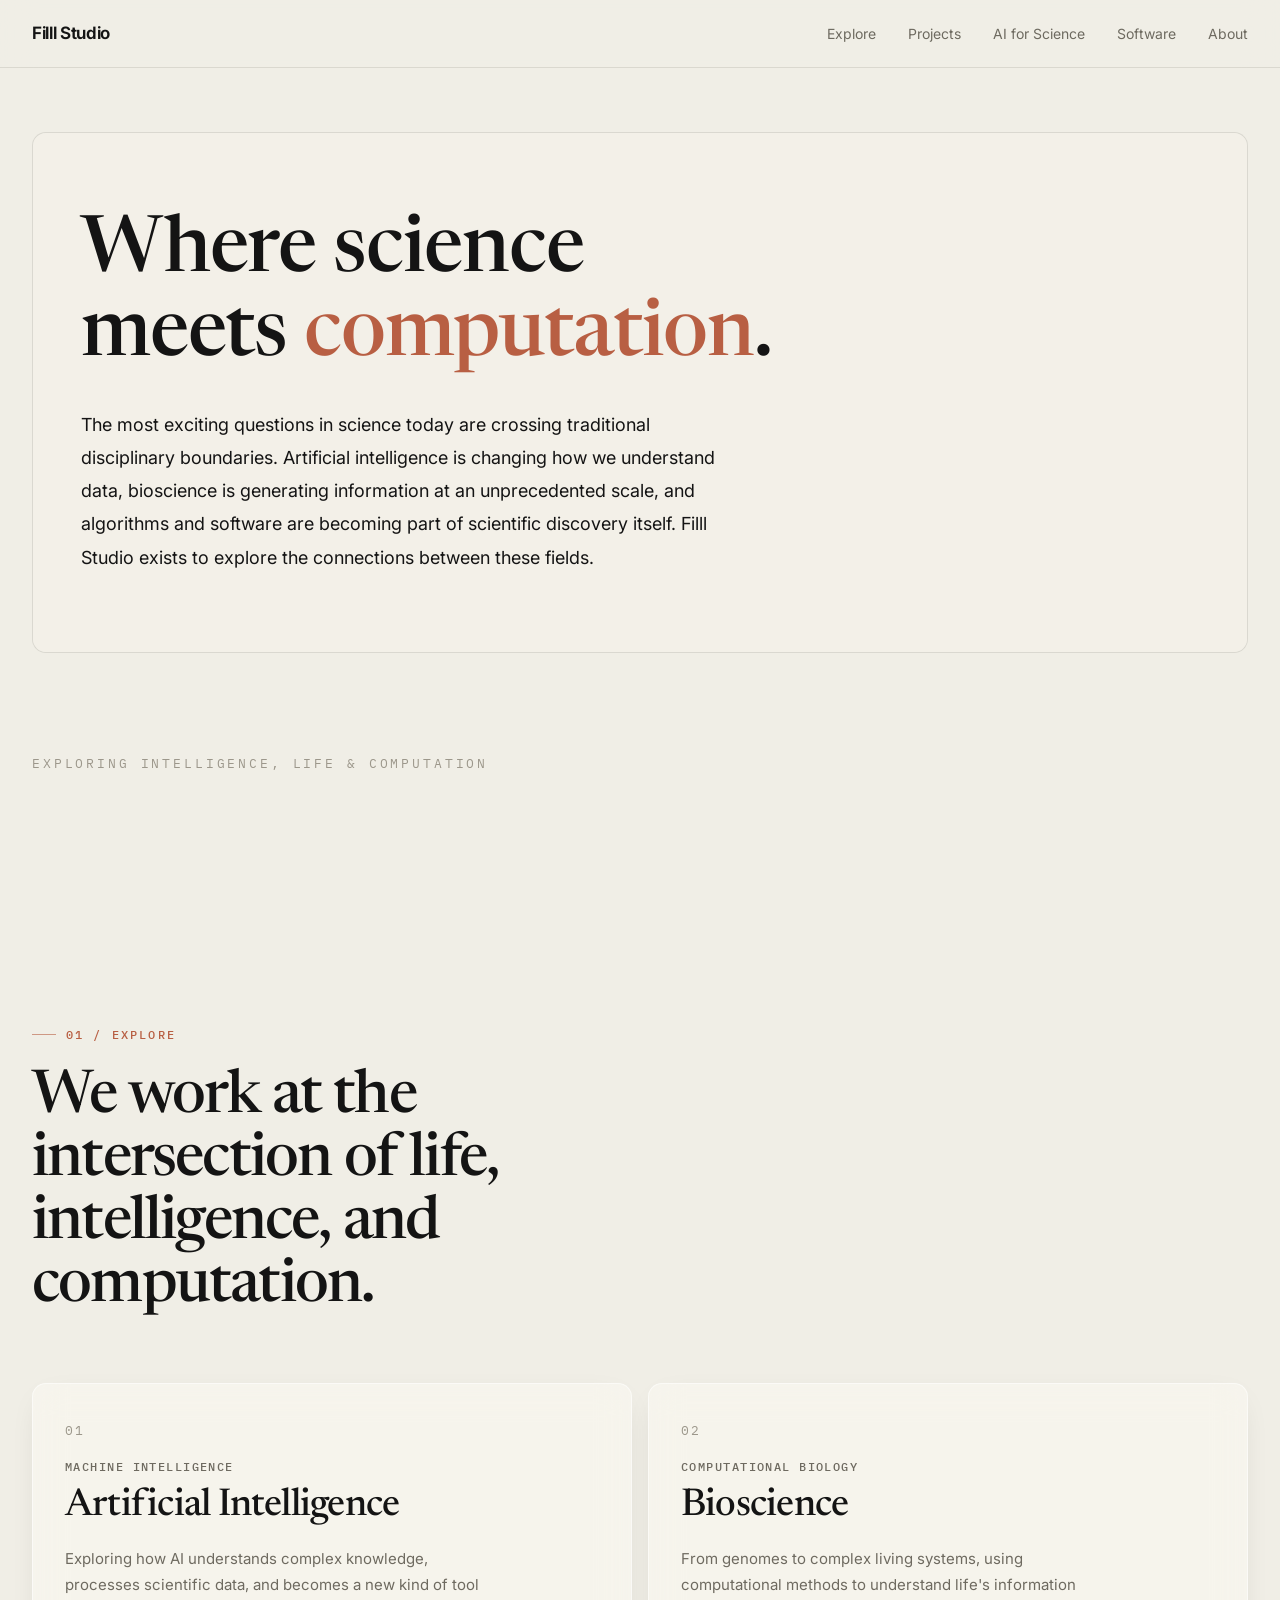
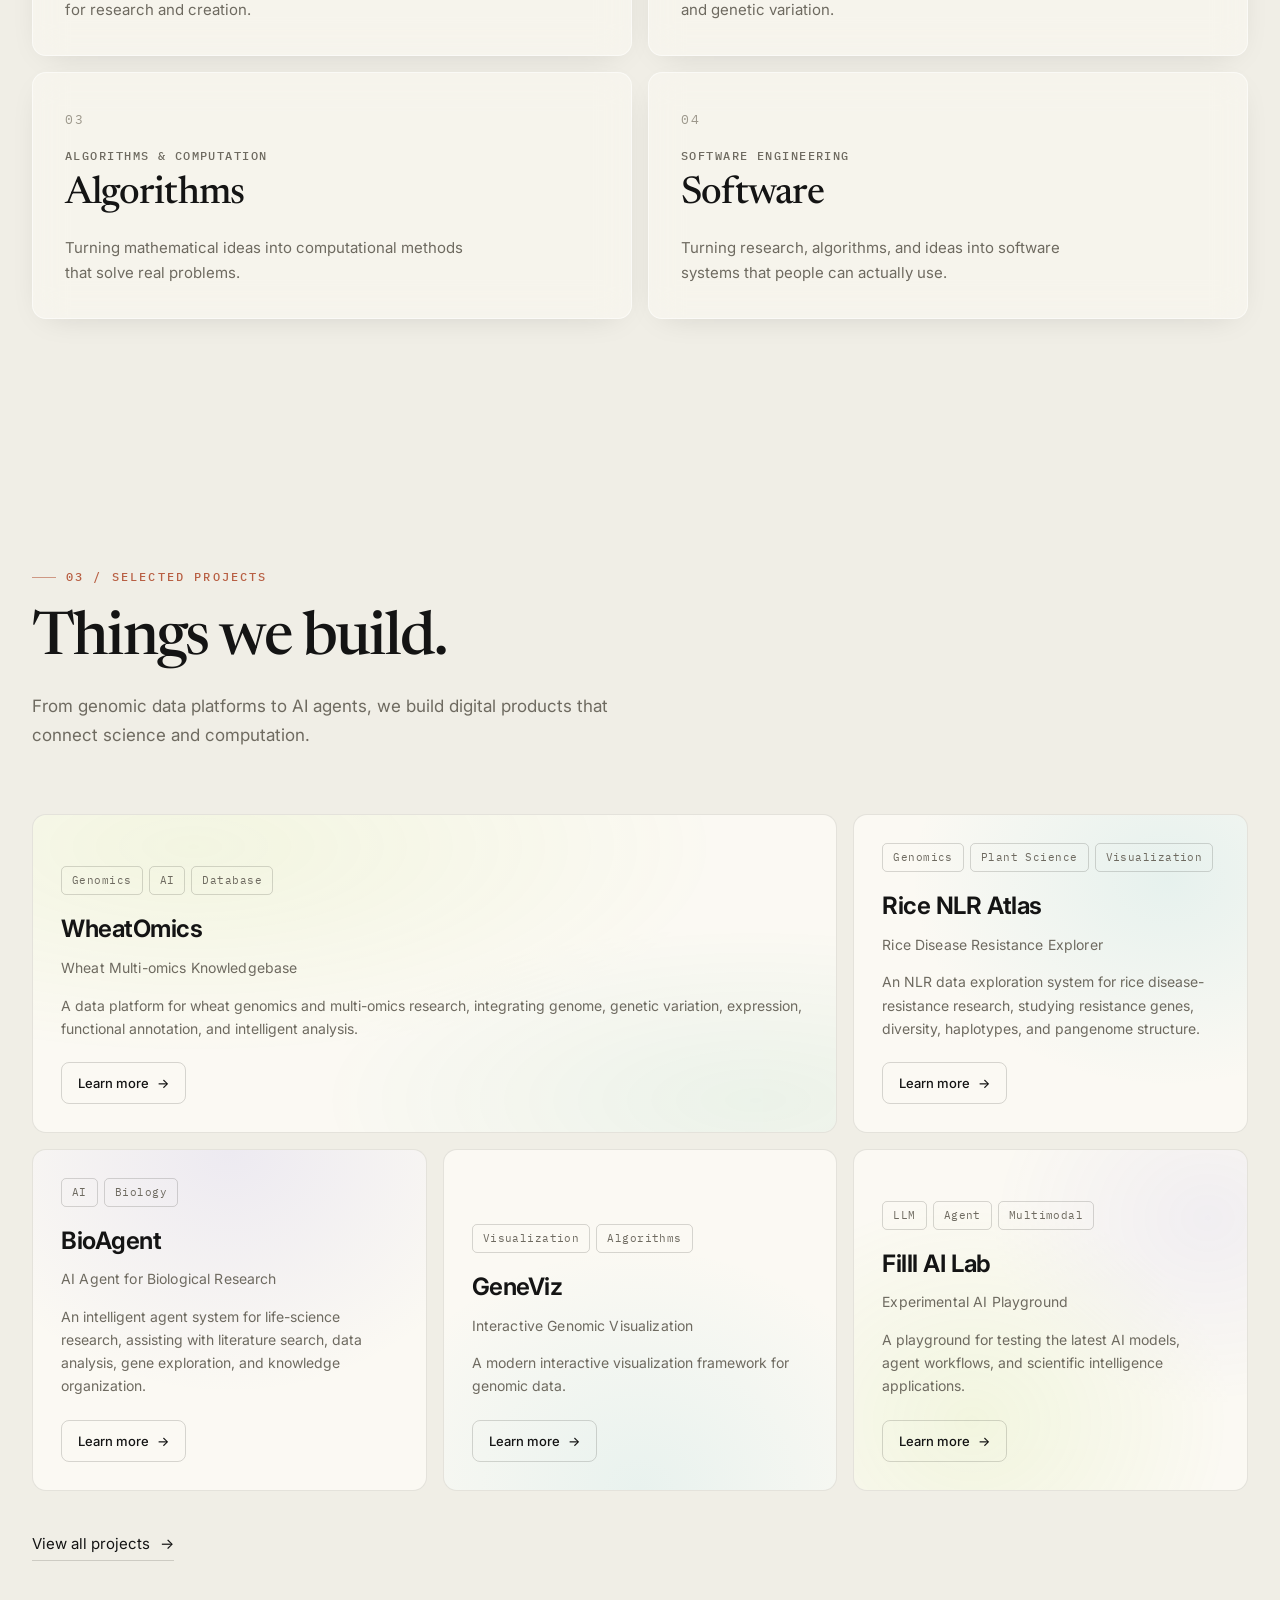
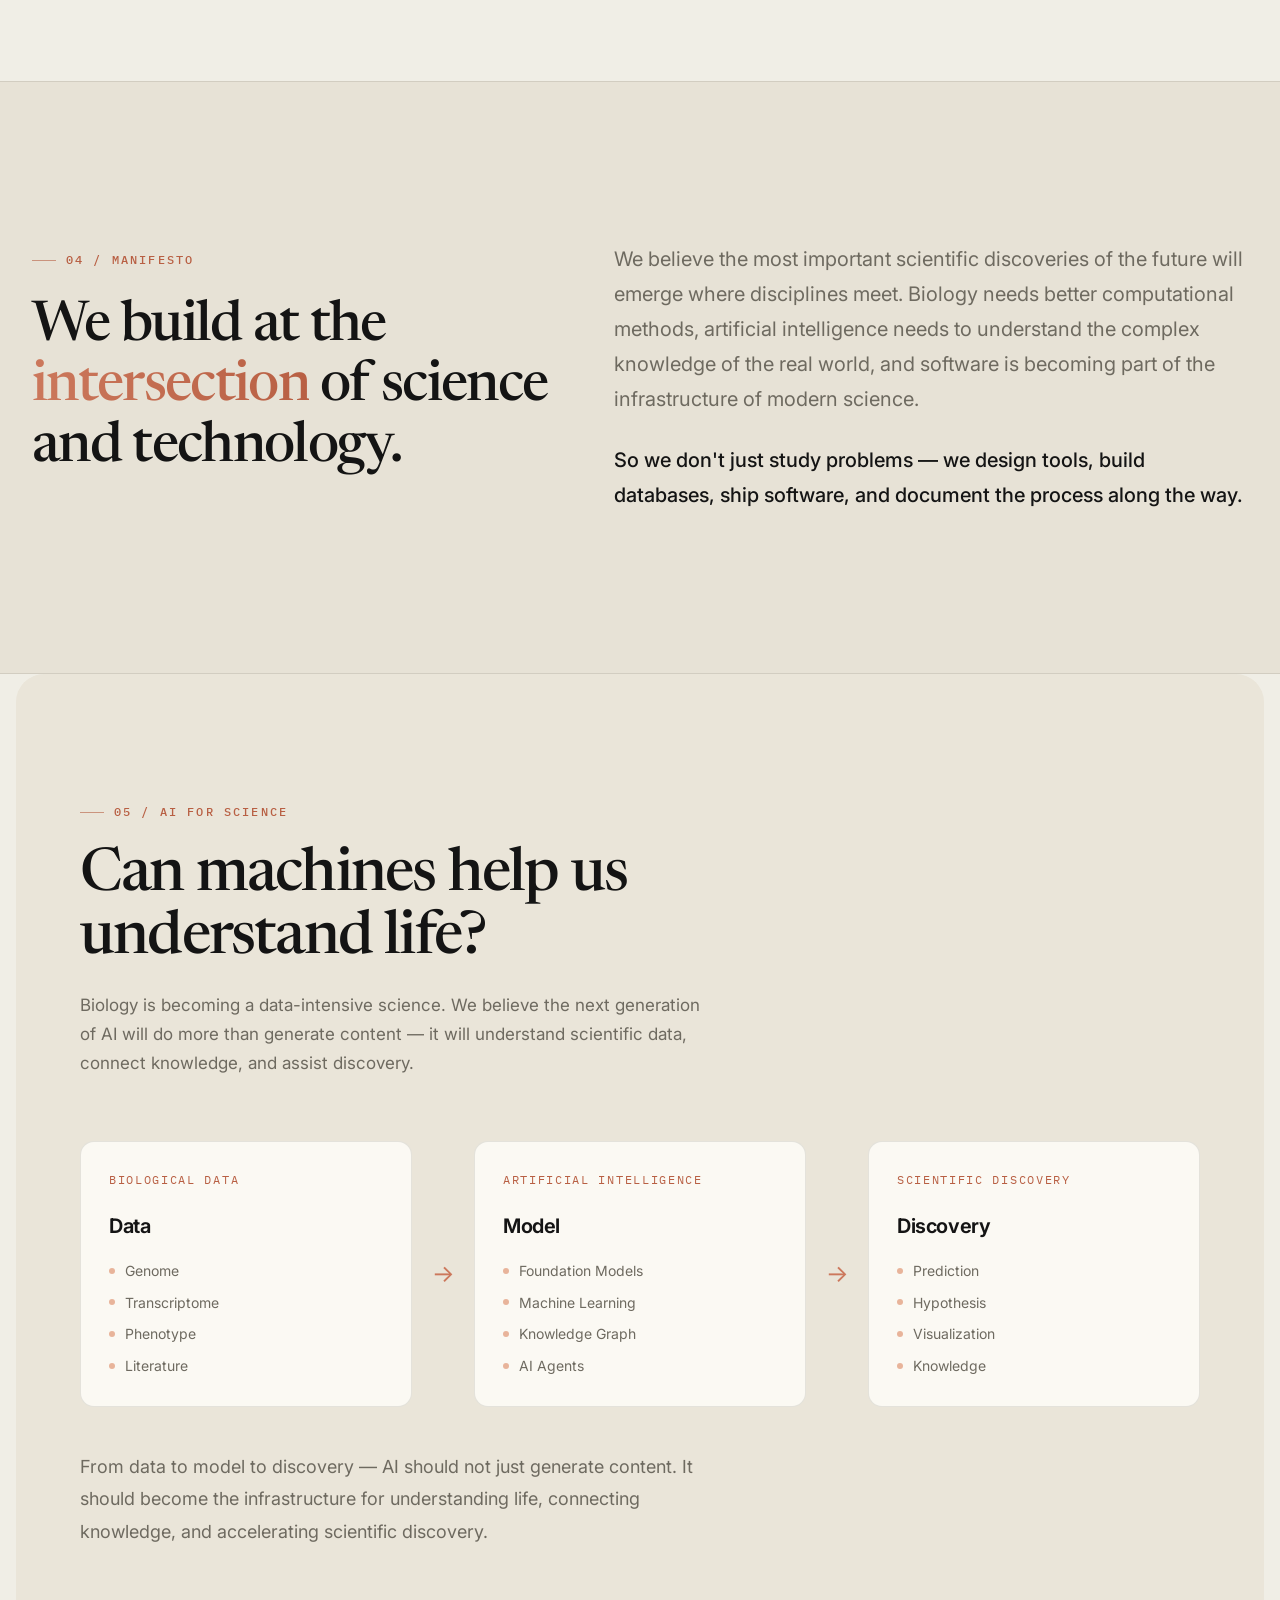
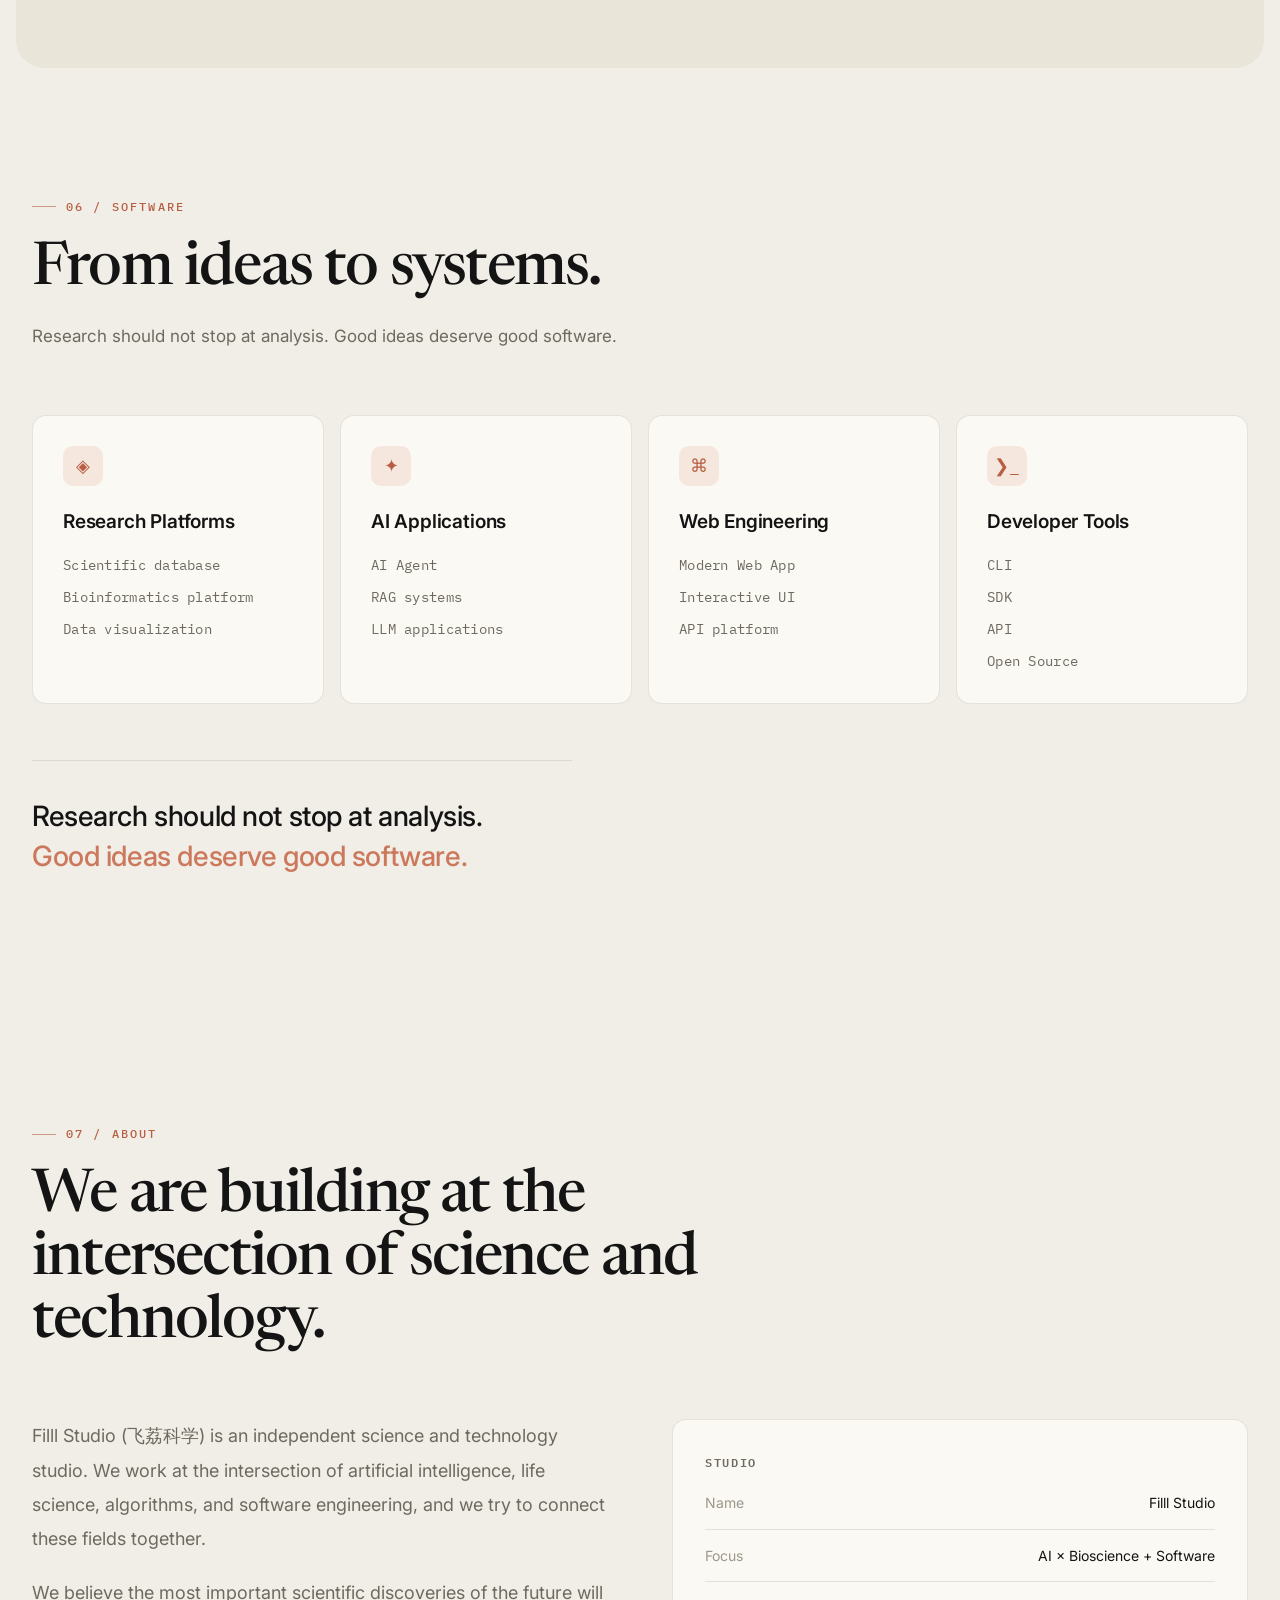
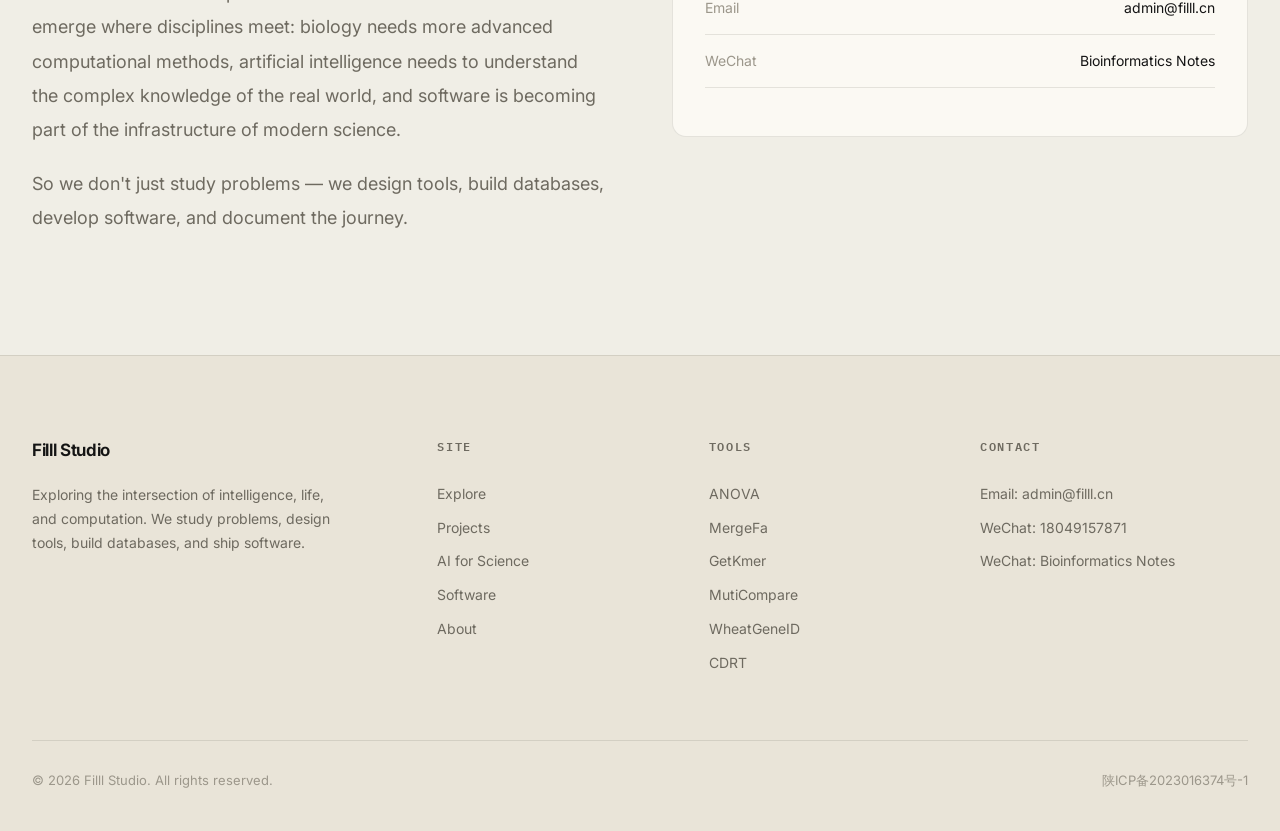
<file: index.html>
<!DOCTYPE html>
<html lang="en">

<head>
    <meta charset="UTF-8">
    <meta name="viewport" content="width=device-width, initial-scale=1.0">
    <title>Filll Studio — AI × Bioscience + Software</title>
    <meta name="description" content="Filll Studio is an independent research and technology studio exploring the intersection of artificial intelligence, bioscience, algorithms, and software engineering.">
    <link rel="shortcut icon" href="https://www.filll.cn/upload/logo.png">

    <!-- Fonts: Inter for headings/body + IBM Plex Mono for data/labels -->
    <link rel="preconnect" href="https://fonts.googleapis.com">
    <link rel="preconnect" href="https://fonts.gstatic.com" crossorigin>
    <link href="https://fonts.googleapis.com/css2?family=Inter:wght@300;400;500;600;700;800&family=IBM+Plex+Mono:wght@400;500&family=Newsreader:ital,opsz,wght@0,6..72,400;0,6..72,500;0,6..72,600;1,6..72,400;1,6..72,500&display=swap" rel="stylesheet">

    <!-- Brand design system -->
    <link rel="stylesheet" href="css/filll.css">
</head>

<body>

    <!-- ============================ Top navigation ============================ -->
    <header class="site-nav">
        <div class="wrap nav-inner">
            <a href="#top" class="brand">Filll Studio</a>

            <nav class="nav-links" aria-label="Primary navigation">
                <a href="#explore">Explore</a>
                <a href="#projects">Projects</a>
                <a href="#ai-for-science">AI for Science</a>
                <a href="#software">Software</a>
                <a href="#about">About</a>
            </nav>

            <button class="nav-burger" id="nav-burger" aria-label="Open menu">
                <svg viewBox="0 0 24 24" fill="none" stroke="currentColor" stroke-width="1.6">
                    <path stroke-linecap="round" d="M4 7h16M4 12h16M4 17h16" />
                </svg>
            </button>
        </div>
    </header>

    <!-- Mobile menu -->
    <div class="mobile-menu" id="mobile-menu">
        <a href="#explore">Explore</a>
        <a href="#projects">Projects</a>
        <a href="#ai-for-science">AI for Science</a>
        <a href="#software">Software</a>
        <a href="#about">About</a>
    </div>

    <main id="top">

        <!-- ============================ Hero ============================ -->
        <section class="hero">
            <div class="wrap">
                <div class="hero-video">
                    <video autoplay loop muted playsinline>
                        <source src="Protein.mp4" type="video/mp4">
                    </video>
                    <div class="hero-overlay">
                        <h1 class="hero-title">Where science<br>meets <span class="accent">computation</span>.</h1>
                        <p class="hero-lead">
                            The most exciting questions in science today are crossing traditional disciplinary boundaries.
                            Artificial intelligence is changing how we understand data, bioscience is generating information
                            at an unprecedented scale, and algorithms and software are becoming part of scientific discovery
                            itself. Filll Studio exists to explore the connections between these fields.
                        </p>
                    </div>
                </div>
                <div class="hero-content">
                    <span class="hero-tag">Exploring Intelligence, Life &amp; Computation</span>
                </div>
            </div>
        </section>

        <!-- ============================ 01 / EXPLORE ============================ -->
        <section class="section" id="explore">
            <div class="wrap">
                <div class="sec-head reveal">
                    <span class="eyebrow">01 / Explore</span>
                    <h2 class="title">We work at the intersection of life, intelligence, and computation.</h2>
                </div>

                <div class="explore-grid">
                    <article class="explore-card">
                        <span class="explore-index">01</span>
                        <h3><span class="kicker">Machine Intelligence</span>Artificial Intelligence</h3>
                        <p class="explore-desc">Exploring how AI understands complex knowledge, processes scientific data, and becomes a new kind of tool for research and creation.</p>
                    </article>

                    <article class="explore-card">
                        <span class="explore-index">02</span>
                        <h3><span class="kicker">Computational Biology</span>Bioscience</h3>
                        <p class="explore-desc">From genomes to complex living systems, using computational methods to understand life's information and genetic variation.</p>
                    </article>

                    <article class="explore-card">
                        <span class="explore-index">03</span>
                        <h3><span class="kicker">Algorithms &amp; Computation</span>Algorithms</h3>
                        <p class="explore-desc">Turning mathematical ideas into computational methods that solve real problems.</p>
                    </article>

                    <article class="explore-card">
                        <span class="explore-index">04</span>
                        <h3><span class="kicker">Software Engineering</span>Software</h3>
                        <p class="explore-desc">Turning research, algorithms, and ideas into software systems that people can actually use.</p>
                    </article>
                </div>
            </div>
        </section>

        <!-- ============================ 03 / SELECTED PROJECTS ============================ -->
        <section class="section" id="projects">
            <div class="wrap">
                <div class="sec-head reveal">
                    <span class="eyebrow">03 / Selected Projects</span>
                    <h2 class="title">Things we build.</h2>
                    <p class="lead">From genomic data platforms to AI agents, we build digital products that connect science and computation.</p>
                </div>

                <div class="bento">
                    <!-- WheatOmics large card -->
                    <article class="project-card card-lg reveal">
                        <div class="card-visual" style="background: radial-gradient(120% 120% at 20% 10%, rgba(163,214,47,0.18), transparent 55%), radial-gradient(100% 100% at 90% 90%, rgba(31,157,107,0.14), transparent 55%);"></div>
                        <div class="card-body">
                            <div class="project-tags"><span>Genomics</span><span>AI</span><span>Database</span></div>
                            <h3>WheatOmics</h3>
                            <p class="sub">Wheat Multi-omics Knowledgebase</p>
                            <p class="desc">A data platform for wheat genomics and multi-omics research, integrating genome, genetic variation, expression, functional annotation, and intelligent analysis.</p>
                            <a class="project-btn" href="#">Learn more <span class="arr">→</span></a>
                        </div>
                    </article>

                    <!-- Rice NLR Atlas -->
                    <article class="project-card card-md reveal" data-delay="1">
                        <div class="card-visual" style="background: radial-gradient(120% 120% at 80% 20%, rgba(23,162,184,0.18), transparent 55%);"></div>
                        <div class="card-body">
                            <div class="project-tags"><span>Genomics</span><span>Plant Science</span><span>Visualization</span></div>
                            <h3>Rice NLR Atlas</h3>
                            <p class="sub">Rice Disease Resistance Explorer</p>
                            <p class="desc">An NLR data exploration system for rice disease-resistance research, studying resistance genes, diversity, haplotypes, and pangenome structure.</p>
                            <a class="project-btn" href="#">Learn more <span class="arr">→</span></a>
                        </div>
                    </article>

                    <!-- BioAgent -->
                    <article class="project-card card-sm reveal" data-delay="2">
                        <div class="card-visual" style="background: radial-gradient(120% 120% at 50% 0%, rgba(110,98,224,0.2), transparent 60%);"></div>
                        <div class="card-body">
                            <div class="project-tags"><span>AI</span><span>Biology</span></div>
                            <h3>BioAgent</h3>
                            <p class="sub">AI Agent for Biological Research</p>
                            <p class="desc">An intelligent agent system for life-science research, assisting with literature search, data analysis, gene exploration, and knowledge organization.</p>
                            <a class="project-btn" href="#">Learn more <span class="arr">→</span></a>
                        </div>
                    </article>

                    <!-- GeneViz -->
                    <article class="project-card card-sm reveal" data-delay="3">
                        <div class="card-visual" style="background: radial-gradient(120% 120% at 50% 100%, rgba(23,162,184,0.16), transparent 60%);"></div>
                        <div class="card-body">
                            <div class="project-tags"><span>Visualization</span><span>Algorithms</span></div>
                            <h3>GeneViz</h3>
                            <p class="sub">Interactive Genomic Visualization</p>
                            <p class="desc">A modern interactive visualization framework for genomic data.</p>
                            <a class="project-btn" href="#">Learn more <span class="arr">→</span></a>
                        </div>
                    </article>

                    <!-- Filll AI Lab -->
                    <article class="project-card card-md reveal" data-delay="2">
                        <div class="card-visual" style="background: radial-gradient(120% 120% at 30% 80%, rgba(163,214,47,0.2), transparent 55%), radial-gradient(100% 100% at 90% 20%, rgba(110,98,224,0.14), transparent 55%);"></div>
                        <div class="card-body">
                            <div class="project-tags"><span>LLM</span><span>Agent</span><span>Multimodal</span></div>
                            <h3>Filll AI Lab</h3>
                            <p class="sub">Experimental AI Playground</p>
                            <p class="desc">A playground for testing the latest AI models, agent workflows, and scientific intelligence applications.</p>
                            <a class="project-btn" href="#">Learn more <span class="arr">→</span></a>
                        </div>
                    </article>
                </div>

                <span class="projects-more reveal">View all projects <span aria-hidden="true">→</span></span>
            </div>
        </section>

        <!-- ============================ 04 / MANIFESTO ============================ -->
        <section class="manifesto section" id="manifesto">
            <div class="wrap">
                <div class="manifesto-grid">
                    <div class="reveal">
                        <span class="eyebrow">04 / Manifesto</span>
                        <h2 class="manifesto-title">We build at the <em>intersection</em> of science and technology.</h2>
                    </div>
                    <div class="manifesto-right reveal" data-delay="1">
                        <p>We believe the most important scientific discoveries of the future will emerge where disciplines meet. Biology needs better computational methods, artificial intelligence needs to understand the complex knowledge of the real world, and software is becoming part of the infrastructure of modern science.</p>
                        <p class="strong">So we don't just study problems — we design tools, build databases, ship software, and document the process along the way.</p>
                    </div>
                </div>
            </div>
        </section>

        <!-- ============================ 05 / AI FOR SCIENCE ============================ -->
        <section id="ai-for-science">
            <div class="light-section">
                <div class="wrap">
                    <div class="sec-head reveal">
                        <span class="eyebrow">05 / AI for Science</span>
                        <h2 class="title">Can machines help us understand life?</h2>
                        <p class="lead">Biology is becoming a data-intensive science. We believe the next generation of AI will do more than generate content — it will understand scientific data, connect knowledge, and assist discovery.</p>
                    </div>

                    <div class="aiflow reveal">
                        <div class="aiflow-col">
                            <span class="col-head">BIOLOGICAL DATA</span>
                            <h4 class="col-title">Data</h4>
                            <ul><li>Genome</li><li>Transcriptome</li><li>Phenotype</li><li>Literature</li></ul>
                        </div>
                        <div class="aiflow-arrow" aria-hidden="true">→</div>
                        <div class="aiflow-col">
                            <span class="col-head">ARTIFICIAL INTELLIGENCE</span>
                            <h4 class="col-title">Model</h4>
                            <ul><li>Foundation Models</li><li>Machine Learning</li><li>Knowledge Graph</li><li>AI Agents</li></ul>
                        </div>
                        <div class="aiflow-arrow" aria-hidden="true">→</div>
                        <div class="aiflow-col">
                            <span class="col-head">SCIENTIFIC DISCOVERY</span>
                            <h4 class="col-title">Discovery</h4>
                            <ul><li>Prediction</li><li>Hypothesis</li><li>Visualization</li><li>Knowledge</li></ul>
                        </div>
                    </div>

                    <p class="aiflow-note reveal">From data to model to discovery — AI should not just generate content. It should become the infrastructure for understanding life, connecting knowledge, and accelerating scientific discovery.</p>
                </div>
            </div>
        </section>

        <!-- ============================ 06 / SOFTWARE ============================ -->
        <section class="section" id="software">
            <div class="wrap">
                <div class="sec-head reveal">
                    <span class="eyebrow">06 / Software</span>
                    <h2 class="title">From ideas to systems.</h2>
                    <p class="lead">Research should not stop at analysis. Good ideas deserve good software.</p>
                </div>

                <div class="soft-grid">
                    <article class="soft-card reveal">
                        <div class="ico">◈</div>
                        <h3>Research Platforms</h3>
                        <ul><li>Scientific database</li><li>Bioinformatics platform</li><li>Data visualization</li></ul>
                    </article>
                    <article class="soft-card reveal" data-delay="1">
                        <div class="ico">✦</div>
                        <h3>AI Applications</h3>
                        <ul><li>AI Agent</li><li>RAG systems</li><li>LLM applications</li></ul>
                    </article>
                    <article class="soft-card reveal" data-delay="2">
                        <div class="ico">⌘</div>
                        <h3>Web Engineering</h3>
                        <ul><li>Modern Web App</li><li>Interactive UI</li><li>API platform</li></ul>
                    </article>
                    <article class="soft-card reveal" data-delay="3">
                        <div class="ico">❯_</div>
                        <h3>Developer Tools</h3>
                        <ul><li>CLI</li><li>SDK</li><li>API</li><li>Open Source</li></ul>
                    </article>
                </div>

                <p class="soft-quote reveal">Research should not stop at analysis.<br><span class="lime">Good ideas deserve good software.</span></p>
            </div>
        </section>

        <!-- ============================ 07 / ABOUT ============================ -->
        <section class="section" id="about">
            <div class="wrap">
                <div class="sec-head reveal">
                    <span class="eyebrow">07 / About</span>
                    <h2 class="title">We are building at the intersection of science and technology.</h2>
                </div>

                <div class="about-grid">
                    <div class="about-body reveal">
                        <p>Filll Studio (飞荔科学) is an independent science and technology studio. We work at the intersection of artificial intelligence, life science, algorithms, and software engineering, and we try to connect these fields together.</p>
                        <p>We believe the most important scientific discoveries of the future will emerge where disciplines meet: biology needs more advanced computational methods, artificial intelligence needs to understand the complex knowledge of the real world, and software is becoming part of the infrastructure of modern science.</p>
                        <p>So we don't just study problems — we design tools, build databases, develop software, and document the journey.</p>
                    </div>

                    <aside class="about-aside reveal" data-delay="1">
                        <h4>Studio</h4>
                        <dl class="kv">
                            <div><dt>Name</dt><dd>Filll Studio</dd></div>
                            <div><dt>Focus</dt><dd>AI × Bioscience + Software</dd></div>
                            <div><dt>Email</dt><dd>admin@filll.cn</dd></div>
                            <div><dt>WeChat</dt><dd>Bioinformatics Notes</dd></div>
                        </dl>
                    </aside>
                </div>
            </div>
        </section>

    </main>

    <!-- ============================ Footer ============================ -->
    <footer class="site-footer">
        <div class="wrap">
            <div class="footer-grid">
                <div class="footer-brand">
                    <a href="#top" class="brand">Filll Studio</a>
                    <p>Exploring the intersection of intelligence, life, and computation. We study problems, design tools, build databases, and ship software.</p>
                </div>
                <div class="footer-col">
                    <h4>Site</h4>
                    <a href="#explore">Explore</a>
                    <a href="#projects">Projects</a>
                    <a href="#ai-for-science">AI for Science</a>
                    <a href="#software">Software</a>
                    <a href="#about">About</a>
                </div>
                <div class="footer-col">
                    <h4>Tools</h4>
                    <a href="tools/ANOVA" target="_blank" rel="noopener">ANOVA</a>
                    <a href="tools/merge_fa" target="_blank" rel="noopener">MergeFa</a>
                    <a href="tools/GetKmer" target="_blank" rel="noopener">GetKmer</a>
                    <a href="tools/MutiCompare" target="_blank" rel="noopener">MutiCompare</a>
                    <a href="WheatTools/GeneID" target="_blank" rel="noopener">WheatGeneID</a>
                    <a href="http://10.33.34.55:3455/" target="_blank" rel="noopener">CDRT</a>
                </div>
                <div class="footer-col">
                    <h4>Contact</h4>
                    <ul>
                        <li>Email: admin@filll.cn</li>
                        <li>WeChat: 18049157871</li>
                        <li>WeChat: Bioinformatics Notes</li>
                    </ul>
                </div>
            </div>

            <div class="footer-bottom">
                <p>&copy; 2026 Filll Studio. All rights reserved.</p>
                <div>
                    <a href="https://beian.miit.gov.cn/" target="_blank" rel="noopener">陕ICP备2023016374号-1</a>
                </div>
            </div>
        </div>
    </footer>

    <!-- Interaction logic -->
    <script src="js/filll.js"></script>
</body>

</html>
</file>
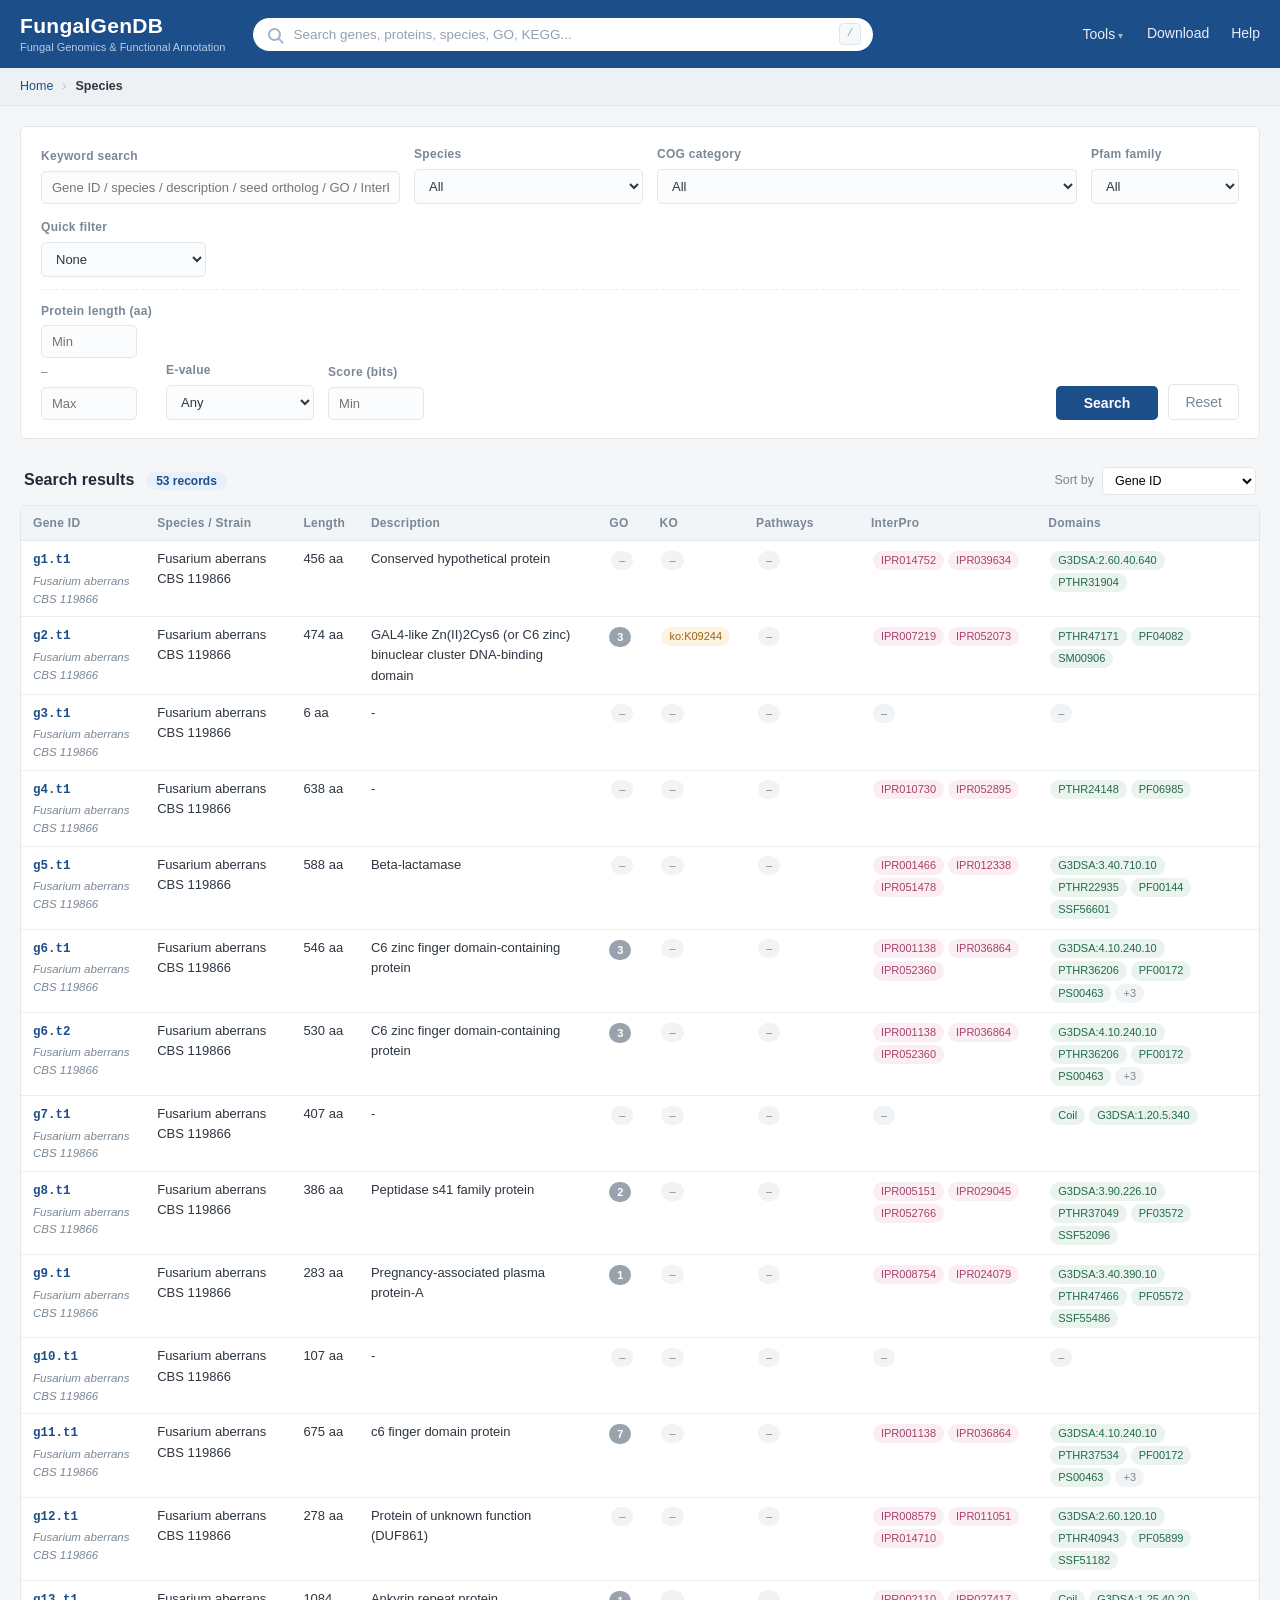
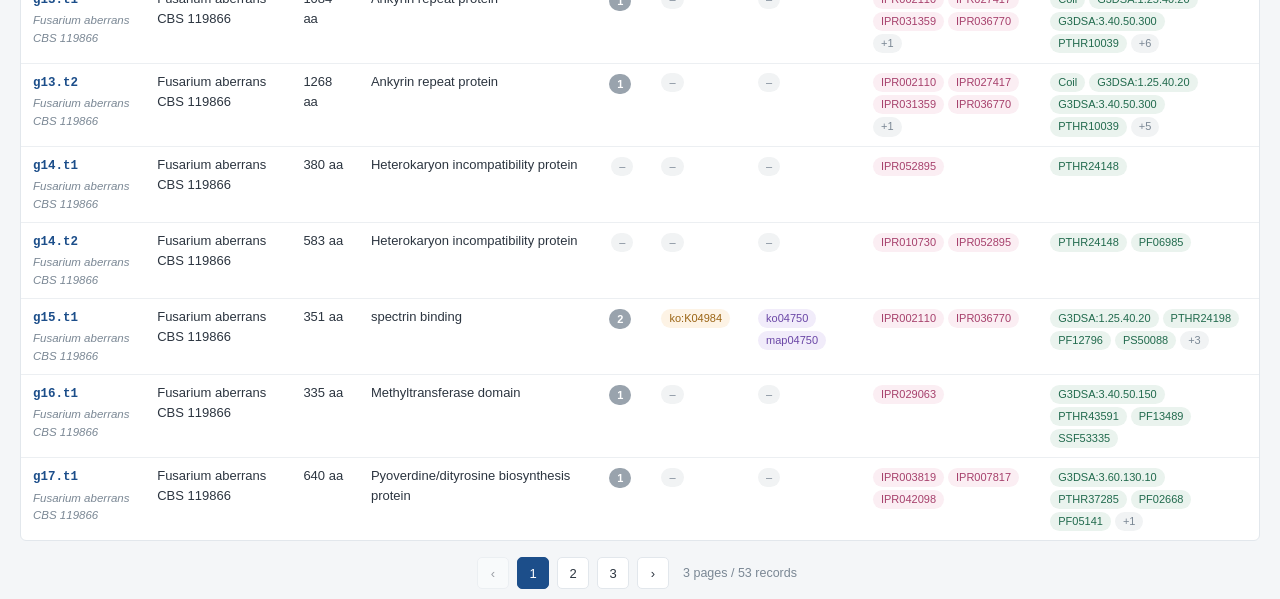
<file: LCFDB/index.html>
<!DOCTYPE html>
<html lang="en">
<head>
  <meta charset="UTF-8">
  <meta name="viewport" content="width=device-width, initial-scale=1.0">
  <title>FungalGenDB — Fungal Genomics & Functional Annotation</title>
  <link rel="stylesheet" href="css/style.css">
</head>
<body>

  <!-- ==================== 顶部导航栏（约 68 px 深蓝） ==================== -->
  <header class="topbar" id="topbar">
    <div class="topbar-inner">
      <!-- 数据库名称 + 英文简介（名称可在 CONFIG 中配置） -->
      <a class="brand" href="#results" id="brand-link">
        <span class="brand-name" id="brand-name">FungalGenDB</span>
        <span class="brand-tag" id="brand-tag">Fungal Genomics &amp; Functional Annotation</span>
      </a>
      <!-- 宽搜索框 + 实时结果下拉 -->
      <div class="top-search" id="top-search">
        <span class="search-ico" aria-hidden="true"></span>
        <input id="nav-q" type="text"
               placeholder="Search genes, proteins, species, GO, KEGG..."
               autocomplete="off" aria-label="Search">
        <kbd>/</kbd>
        <div class="search-drop" id="search-drop" hidden></div>
      </div>
      <!-- 右侧入口 -->
      <nav class="top-nav">
        <div class="dropdown" id="dd-tools">
          <button class="dd-btn" type="button">Tools</button>
          <div class="dd-menu">
            <button type="button" id="btn-export">Download current results (TSV)</button>
            <button type="button" id="btn-copy">Copy gene summary</button>
          </div>
        </div>
        <a href="#" id="nav-download">Download</a>
        <a href="#" id="nav-help">Help</a>
      </nav>
    </div>
  </header>

  <!-- ==================== 面包屑（浅灰背景） ==================== -->
  <div class="crumbbar" id="crumbbar">
    <nav class="crumb" id="crumb">
      <a href="#results" data-crumb="home">Home</a><span class="sep">›</span><span>Species</span>
    </nav>
  </div>

  <!-- ==================== 检索结果视图 ==================== -->
  <section class="page" id="view-list">
    <!-- 检索面板 -->
    <section class="search-panel" id="search-panel">
      <div class="sp-row-main">
        <div class="sp-field grow">
          <label for="q">Keyword search</label>
          <input id="q" type="text"
                 placeholder="Gene ID / species / description / seed ortholog / GO / InterPro / KEGG / Pfam ...">
        </div>
        <div class="sp-field">
          <label for="f-species">Species</label>
          <select id="f-species"><option value="">All</option></select>
        </div>
        <div class="sp-field">
          <label for="f-cog">COG category</label>
          <select id="f-cog"><option value="">All</option></select>
        </div>
        <div class="sp-field">
          <label for="f-pfam">Pfam family</label>
          <select id="f-pfam"><option value="">All</option></select>
        </div>
        <div class="sp-field">
          <label for="f-preset">Quick filter</label>
          <select id="f-preset">
            <option value="">None</option>
            <option value="ko">Has KEGG KO</option>
            <option value="go">Has GO annotations</option>
            <option value="pfam">Has Pfam domains</option>
            <option value="cazy">Has CAZy</option>
            <option value="ec">Has EC number</option>
            <option value="pathway">Has KEGG pathways</option>
          </select>
        </div>
      </div>
      <div class="sp-row-num">
        <div class="sp-field">
          <label>Protein length (aa)</label>
          <input id="n-len-min" type="number" min="0" placeholder="Min">
          <span class="dash">–</span>
          <input id="n-len-max" type="number" min="0" placeholder="Max">
        </div>
        <div class="sp-field">
          <label>E-value</label>
          <select id="n-evalue">
            <option value="">Any</option>
            <option value="0">= 0</option>
            <option value="1e-100">≤ 1e-100</option>
            <option value="1e-50">≤ 1e-50</option>
            <option value="1e-10">≤ 1e-10</option>
            <option value="1e-5">≤ 1e-5</option>
            <option value="1">≤ 1</option>
          </select>
        </div>
        <div class="sp-field">
          <label>Score (bits)</label>
          <input id="n-score-min" type="number" min="0" placeholder="Min">
        </div>
        <div class="sp-actions">
          <button id="btn-search" class="btn-primary">Search</button>
          <button id="btn-reset" class="btn-ghost">Reset</button>
        </div>
      </div>
    </section>

    <!-- 结果列表 -->
    <div class="results-head">
      <div>
        <span class="rh-title" id="lt-label">Search results</span>
        <span class="rh-count" id="lt-n"></span>
      </div>
      <div class="rh-sort">
        <label for="sort">Sort by</label>
        <select id="sort">
          <option value="geneid">Gene ID</option>
          <option value="len-desc">Protein length (desc)</option>
          <option value="len-asc">Protein length (asc)</option>
          <option value="score-desc">Score (desc)</option>
          <option value="evalue-asc">E-value (asc)</option>
          <option value="go-desc">GO count (desc)</option>
        </select>
      </div>
    </div>
    <div class="table-wrap">
      <table id="result-table">
        <thead>
          <tr>
            <th class="c-gene">Gene ID</th>
            <th class="c-species">Species / Strain</th>
            <th class="c-len">Length</th>
            <th class="c-desc">Description</th>
            <th class="c-go">GO</th>
            <th class="c-ko">KO</th>
            <th class="c-pwy">Pathways</th>
            <th class="c-ipr">InterPro</th>
            <th class="c-dom">Domains</th>
          </tr>
        </thead>
        <tbody id="result-body"></tbody>
      </table>
    </div>
    <div id="empty-state" class="empty hidden">
      <p>No matching gene records</p>
      <p class="empty-tip">Try relaxing the filters or clearing the keyword</p>
    </div>
    <div class="pager" id="pager"></div>
  </section>

  <!-- ==================== 基因详情视图 ==================== -->
  <section class="page hidden" id="view-detail">
    <div class="detail-layout" id="detail-layout">

      <!-- 左侧目录（约 225 px，浅蓝高亮 + 左侧蓝色竖线，滚动联动） -->
      <nav class="toc" id="toc" aria-label="Section navigation"></nav>

      <!-- 主内容 -->
      <main class="detail-main" id="detail-main"></main>

    </div>
  </section>

  <!-- ==================== Help 模态框 ==================== -->
  <div class="modal-mask hidden" id="help-modal">
    <div class="modal">
      <div class="modal-head">
        <h2>Help</h2>
        <button class="modal-close" id="help-close" type="button" aria-label="Close">×</button>
      </div>
      <div class="modal-body" id="help-body"></div>
    </div>
  </div>

  <!-- ==================== 提示浮层 ==================== -->
  <div id="toast"></div>

  <!-- ==================== 脚本加载 ==================== -->
  <!-- 数据文件：由 Script1-Parse-Annotation-Data-V1.R 生成（window.FDB_DATA） -->
  <script src="data.js"></script>
  <!-- 应用逻辑 -->
  <script src="js/Script2-Strain-Search-App-V1.js"></script>
</body>
</html>
</file>
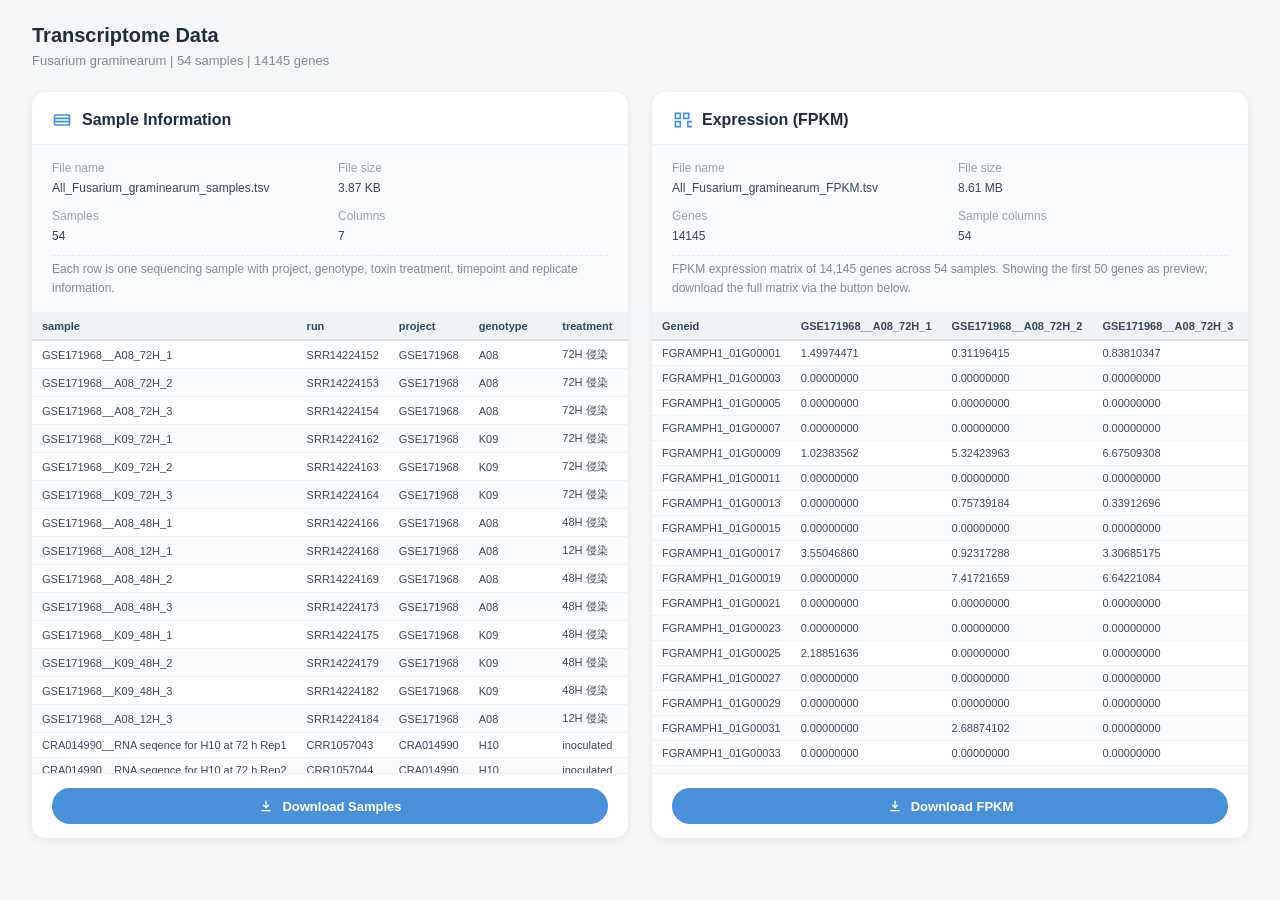
<file: page/Demo-RNAseq/data.html>
<!DOCTYPE html>
<html lang="zh-CN">
<head>
<meta charset="UTF-8">
<meta name="viewport" content="width=device-width, initial-scale=1.0">
<title>Transcriptome Data</title>
<style>
  /* ============ 基础布局 ============ */
  * { margin: 0; padding: 0; box-sizing: border-box; }

  body {
    font-family: Arial, Helvetica, sans-serif;
    background: #f5f6f8;
    color: #2c3e50;
    padding: 24px 32px 48px;
  }

  .header {
    margin-bottom: 24px;
  }

  .header h1 {
    font-size: 20px;
    font-weight: 600;
    color: #1f2d3d;
  }

  .header .subtitle {
    margin-top: 6px;
    font-size: 13px;
    color: #7f8c8d;
  }

  /* ============ 左右并排布局 ============ */
  .panel-grid {
    display: grid;
    grid-template-columns: 1fr 1fr;
    gap: 24px;
    align-items: start;
  }

  /* ============ 卡片 ============ */
  .card {
    background: #ffffff;
    border-radius: 14px;
    box-shadow: 0 2px 8px rgba(0, 0, 0, 0.07);
    overflow: hidden;
    display: flex;
    flex-direction: column;
  }

  .card-head {
    padding: 18px 20px 14px;
    border-bottom: 1px solid #eef1f4;
  }

  .card-title {
    display: flex;
    align-items: center;
    gap: 10px;
    font-size: 16px;
    font-weight: 600;
    color: #1f2d3d;
  }

  .card-title svg {
    width: 20px;
    height: 20px;
    fill: #4a90d9;
    flex-shrink: 0;
  }

  /* ============ 摘要信息区 ============ */
  .summary {
    display: grid;
    grid-template-columns: 1fr 1fr;
    gap: 10px 16px;
    padding: 14px 20px;
    background: #fafbfc;
    border-bottom: 1px solid #eef1f4;
  }

  .summary-item {
    font-size: 12px;
    line-height: 1.5;
  }

  .summary-item .label {
    display: block;
    color: #95a5a6;
    margin-bottom: 2px;
  }

  .summary-item .value {
    color: #34495e;
    font-weight: 500;
    word-break: break-all;
  }

  .summary-desc {
    grid-column: 1 / -1;
    font-size: 12px;
    color: #7f8c8d;
    line-height: 1.6;
    padding-top: 4px;
    border-top: 1px dashed #e6eaef;
  }

  /* ============ 表格样式 ============ */
  .table-wrap {
    overflow: auto;
    max-height: 460px;
    flex: 1;
  }

  table {
    border-collapse: collapse;
    width: 100%;
    font-size: 11px;
    white-space: nowrap;
  }

  thead th {
    position: sticky;
    top: 0;
    z-index: 2;
    background: #f0f3f6;
    color: #34495e;
    font-weight: 600;
    text-align: left;
    padding: 7px 10px;
    border-bottom: 2px solid #d8dee6;
  }

  tbody td {
    padding: 6px 10px;
    border-bottom: 1px solid #eef1f4;
    color: #3a4a5a;
  }

  tbody tr:nth-child(even) {
    background: #fafbfc;
  }

  tbody tr:hover {
    background: #eef6ff;
  }

  /* FPKM 数值右对齐，便于比较 */
  .fpkm-table td.num {
    text-align: right;
    font-variant-numeric: tabular-nums;
  }

  .fpkm-table th.num {
    text-align: right;
  }

  /* ============ 卡片底部下载按钮 ============ */
  .card-footer {
    padding: 14px 20px;
    border-top: 1px solid #eef1f4;
  }

  .download-btn {
    display: inline-flex;
    align-items: center;
    gap: 8px;
    width: 100%;
    justify-content: center;
    padding: 10px 16px;
    font-size: 13px;
    font-weight: 600;
    border: none;
    border-radius: 999px;
    background: #4a90d9;
    color: #ffffff;
    cursor: pointer;
    transition: background 0.15s ease;
  }

  .download-btn:hover {
    background: #3b7bc4;
  }

  .download-btn svg {
    width: 16px;
    height: 16px;
    fill: #ffffff;
  }
</style>
</head>
<body>

  <div class="header">
    <h1>Transcriptome Data</h1>
    <div class="subtitle" id="subtitle"></div>
  </div>

  <div class="panel-grid">

    <!-- ============ 样本信息表卡片 ============ -->
    <div class="card">
      <div class="card-head">
        <div class="card-title">
          <svg viewBox="0 0 24 24"><path d="M4 5h16a2 2 0 0 1 2 2v10a2 2 0 0 1-2 2H4a2 2 0 0 1-2-2V7a2 2 0 0 1 2-2zm0 2v2h16V7H4zm0 4v2h16v-2H4zm0 4v2h16v-2H4z"/></svg>
          Sample Information
        </div>
      </div>
      <div class="summary">
        <div class="summary-item">
          <span class="label">File name</span>
          <span class="value">All_Fusarium_graminearum_samples.tsv</span>
        </div>
        <div class="summary-item">
          <span class="label">File size</span>
          <span class="value" id="samplesSize"></span>
        </div>
        <div class="summary-item">
          <span class="label">Samples</span>
          <span class="value" id="samplesCount"></span>
        </div>
        <div class="summary-item">
          <span class="label">Columns</span>
          <span class="value" id="samplesCols"></span>
        </div>
        <div class="summary-desc">
          Each row is one sequencing sample with project, genotype, toxin treatment, timepoint and replicate information.
        </div>
      </div>
      <div class="table-wrap" id="samplesWrap"></div>
      <div class="card-footer">
        <button class="download-btn" id="downloadSamples">
          <svg viewBox="0 0 24 24"><path d="M12 16l-5-5 1.41-1.41L11 12.17V4h2v8.17l2.59-2.58L17 11l-5 5zM5 18h14v2H5v-2z"/></svg>
          Download Samples
        </button>
      </div>
    </div>

    <!-- ============ 表达量表卡片 ============ -->
    <div class="card">
      <div class="card-head">
        <div class="card-title">
          <svg viewBox="0 0 24 24"><path d="M3 3h8v8H3V3zm2 2v4h4V5H5zm8-2h8v8h-8V3zm2 2v4h4V5h-4zM3 13h8v8H3v-8zm2 2v4h4v-4H5zm13-2h8v8h-8v-8zm2 2v4h4v-4h-4z"/></svg>
          Expression (FPKM)
        </div>
      </div>
      <div class="summary">
        <div class="summary-item">
          <span class="label">File name</span>
          <span class="value">All_Fusarium_graminearum_FPKM.tsv</span>
        </div>
        <div class="summary-item">
          <span class="label">File size</span>
          <span class="value" id="fpkmSize"></span>
        </div>
        <div class="summary-item">
          <span class="label">Genes</span>
          <span class="value" id="fpkmGenes"></span>
        </div>
        <div class="summary-item">
          <span class="label">Sample columns</span>
          <span class="value" id="fpkmCols"></span>
        </div>
        <div class="summary-desc">
          FPKM expression matrix of 14,145 genes across 54 samples. Showing the first 50 genes as preview;
          download the full matrix via the button below.
        </div>
      </div>
      <div class="table-wrap" id="fpkmWrap"></div>
      <div class="card-footer">
        <button class="download-btn" id="downloadFpkm">
          <svg viewBox="0 0 24 24"><path d="M12 16l-5-5 1.41-1.41L11 12.17V4h2v8.17l2.59-2.58L17 11l-5 5zM5 18h14v2H5v-2z"/></svg>
          Download FPKM
        </button>
      </div>
    </div>

  </div>

<script src="data.js"></script>
<script>
  // ============================================================
  // 功能：展示转录组样本信息表与表达量表（左右并排卡片）
  // 说明：数据来自 data.js（由 All_*.tsv 预生成）
  //       每个卡片展示摘要（文件名、大小、行数列数、描述）+ 表格预览 + 下载
  // ============================================================

  // ============ 构建表格 ============
  function buildTable(container, rows, numericCols) {
    var table = document.createElement("table");
    var thead = document.createElement("thead");
    var tbody = document.createElement("tbody");

    // 表头
    var headRow = document.createElement("tr");
    rows[0].forEach(function (cell, idx) {
      var th = document.createElement("th");
      if (numericCols && numericCols.indexOf(idx) !== -1) th.className = "num";
      th.textContent = cell;
      headRow.appendChild(th);
    });
    thead.appendChild(headRow);

    // 数据行
    for (var i = 1; i < rows.length; i++) {
      var tr = document.createElement("tr");
      rows[i].forEach(function (cell, idx) {
        var td = document.createElement("td");
        if (numericCols && numericCols.indexOf(idx) !== -1) td.className = "num";
        td.textContent = cell;
        tr.appendChild(td);
      });
      tbody.appendChild(tr);
    }

    table.appendChild(thead);
    table.appendChild(tbody);
    container.appendChild(table);
  }

  // ============ 文件大小格式化 ============
  function formatSize(bytes) {
    if (bytes >= 1024 * 1024) return (bytes / 1024 / 1024).toFixed(2) + " MB";
    if (bytes >= 1024) return (bytes / 1024).toFixed(2) + " KB";
    return bytes + " B";
  }

  // ============ 数据渲染 ============
  var data = TRANSCRIPTOME_DATA;

  // 样本信息表：全量展示
  buildTable(document.getElementById("samplesWrap"), data.samples, [5, 6]);

  // 表达量表：前 50 行预览，第 0 列是基因 ID，其余列为数值
  var fpkmNumericCols = [];
  for (var c = 1; c < data.fpkm[0].length; c++) fpkmNumericCols.push(c);
  buildTable(document.getElementById("fpkmWrap"), data.fpkm, fpkmNumericCols);

  // ============ 摘要信息填充 ============
  document.getElementById("samplesCount").textContent = (data.samples.length - 1);
  document.getElementById("samplesCols").textContent = data.samples[0].length;
  document.getElementById("samplesSize").textContent = formatSize(3965);

  document.getElementById("fpkmGenes").textContent = data.fpkm_total;
  document.getElementById("fpkmCols").textContent = (data.fpkm[0].length - 1);
  document.getElementById("fpkmSize").textContent = formatSize(9024294);

  document.getElementById("subtitle").textContent =
    "Fusarium graminearum  |  " + (data.samples.length - 1) + " samples  |  " +
    data.fpkm_total + " genes";

  // ============ 下载按钮 ============
  document.getElementById("downloadSamples").addEventListener("click", function () {
    window.open("All_Fusarium_graminearum_samples.tsv", "_blank");
  });

  document.getElementById("downloadFpkm").addEventListener("click", function () {
    window.open("All_Fusarium_graminearum_FPKM.tsv", "_blank");
  });
</script>
</body>
</html>
</file>
<file: css/filll.css>
/* ============================================================================
   filll.css — Filll Studio 品牌设计系统（Claude 暖纸色主题）
   ----------------------------------------------------------------------------
   设计定位：对标 Claude / Anthropic 官网 —— 暖奶油纸色背景 + 编辑排版 +
             单一珊瑚/赤陶强调色 + 衬线大标题 + 克制留白
   视觉关键词：暖纸底 / 珊瑚 clay 强调 / 暖墨文字 / 衬线标题
   主题结构：导航栏与页尾为浅色暖底，其余内容区同为亮色暖底
   字体体系：Newsreader（衬线标题）+ Inter（正文）+ IBM Plex Mono（数据/编号/标签）
   作者：Jiwen Zhao (https://github.com/CropCoder)
   ============================================================================ */

/* ============================ 设计变量 ============================ */
:root {
  /* 亮色内容主题 —— 暖奶油纸色 */
  --bg:        #F0EEE6;   /* 主背景 —— 暖奶油纸色 */
  --bg-soft:   #E7E2D6;   /* 次级区块 —— 暖灰米 */
  --bg-panel:  #FBF9F3;   /* 卡片面板 —— 暖白 */
  --tint:      #EAE5D9;   /* 中性暖米 tint（AI for Science 章节） */

  /* 品牌色 —— 单一珊瑚/赤陶 clay 色阶 */
  --lime:      #CC785C;   /* 主强调 —— 珊瑚 */
  --accent:    #B85F43;   /* 深强调 —— 深珊瑚/赤陶（eyebrow / hover） */
  --green:     #D98C70;   /* 中珊瑚 */
  --purple:    #C1664A;   /* 赤陶 */
  --cyan:      #E8B49A;   /* 浅珊瑚 */

  /* 文字 —— 暖墨色 */
  --text:      #141414;   /* 主文字 */
  --muted:     #6E6A60;   /* 次级文字 */
  --faint:     #9C978B;   /* 弱化文字 */

  /* 描边 —— 暖墨细描边 */
  --line:        rgba(20, 20, 18, 0.10);
  --line-strong: rgba(20, 20, 18, 0.16);

  /* 浅色区块（导航 / 页尾）—— 浅暖底 */
  --dark-bg:       #E9E4D8;
  --dark-text:     #141414;
  --dark-muted:    #6E6A60;
  --dark-faint:    #9C978B;
  --dark-line:     rgba(20, 20, 18, 0.10);
  --dark-line-strong: rgba(20, 20, 18, 0.16);

  /* 字体 */
  --font-sans:  'Inter', -apple-system, BlinkMacSystemFont, 'Segoe UI', 'PingFang SC',
                'HarmonyOS Sans SC', 'Source Han Sans SC', 'Microsoft YaHei', sans-serif;
  --font-serif: 'Newsreader', 'Playfair Display', Georgia, 'Times New Roman', serif;
  --font-mono:  'IBM Plex Mono', 'SFMono-Regular', 'SF Mono', Menlo, Consolas, monospace;

  /* 尺寸 */
  --maxw: 1440px;
  --nav-h: 68px;
  --radius: 14px;

  /* 发光 —— 单一珊瑚微光 */
  --glow-lime:  0 0 0 1px rgba(204, 120, 92, 0.35), 0 0 24px -12px rgba(204, 120, 92, 0.4);
  --glow-cyan:  0 0 0 1px rgba(204, 120, 92, 0.35), 0 0 24px -12px rgba(204, 120, 92, 0.4);
  --glow-purple:0 0 0 1px rgba(204, 120, 92, 0.35), 0 0 24px -12px rgba(204, 120, 92, 0.4);
}

/* ============================ 基础重置 ============================ */
*, *::before, *::after { box-sizing: border-box; }

html {
  scroll-behavior: smooth;
  scroll-padding-top: calc(var(--nav-h) + 12px);
  -webkit-text-size-adjust: 100%;
}

body {
  margin: 0;
  background: var(--bg);
  color: var(--text);
  font-family: var(--font-sans);
  font-size: 16px;
  line-height: 1.7;
  -webkit-font-smoothing: antialiased;
  text-rendering: optimizeLegibility;
  overflow-x: hidden;
}

h1, h2, h3, h4, h5 { margin: 0; font-weight: 600; letter-spacing: -0.02em; }
p { margin: 0; }
a { color: inherit; text-decoration: none; }
ul { margin: 0; padding: 0; list-style: none; }
img, svg, canvas, video { display: block; max-width: 100%; }
button { font-family: inherit; cursor: pointer; border: none; background: none; color: inherit; }

::selection { background: rgba(204, 120, 92, 0.30); color: #141414; }

/* 容器 */
.wrap {
  width: 100%;
  max-width: var(--maxw);
  margin: 0 auto;
  padding: 0 32px;
}

/* ============================ 通用工具类 ============================ */
/* 章节编号标签：01 / EXPLORE */
.eyebrow {
  display: inline-flex;
  align-items: center;
  gap: 10px;
  font-family: var(--font-mono);
  font-size: 12px;
  letter-spacing: 0.18em;
  text-transform: uppercase;
  color: var(--accent);
  font-weight: 500;
}
.eyebrow::before {
  content: '';
  width: 24px;
  height: 1px;
  background: var(--accent);
  opacity: 0.6;
}

/* 章节间距 */
.section { padding: 120px 0; }

/* 区块头部 */
.sec-head { margin-bottom: 64px; }
.sec-head .title {
  font-family: var(--font-serif);
  font-weight: 500;
  font-size: clamp(32px, 5vw, 60px);
  line-height: 1.05;
  letter-spacing: -0.03em;
  margin-top: 22px;
  max-width: 18ch;
}
.sec-head .lead {
  margin-top: 20px;
  color: var(--muted);
  font-size: 17px;
  max-width: 58ch;
}

/* 点阵 + 网格背景纹理 */
.bg-dots {
  background-image: radial-gradient(rgba(20, 20, 18, 0.08) 1px, transparent 1px);
  background-size: 28px 28px;
}
.bg-grid {
  background-image:
    linear-gradient(rgba(20, 20, 18, 0.04) 1px, transparent 1px),
    linear-gradient(90deg, rgba(20, 20, 18, 0.04) 1px, transparent 1px);
  background-size: 60px 60px;
}

/* 滚动 reveal 动画 */
.reveal {
  opacity: 0;
  transform: translateY(28px);
  transition: opacity 0.8s cubic-bezier(0.16, 1, 0.3, 1), transform 0.8s cubic-bezier(0.16, 1, 0.3, 1);
}
.reveal.visible { opacity: 1; transform: none; }
.reveal[data-delay="1"] { transition-delay: 0.08s; }
.reveal[data-delay="2"] { transition-delay: 0.16s; }
.reveal[data-delay="3"] { transition-delay: 0.24s; }

@media (prefers-reduced-motion: reduce) {
  html { scroll-behavior: auto; }
  .reveal { opacity: 1; transform: none; transition: none; }
}

/* ============================ 顶部导航（深色） ============================ */
.site-nav {
  position: fixed;
  top: 0; left: 0; right: 0;
  z-index: 100;
  height: var(--nav-h);
  background: rgba(240, 238, 230, 0.88);
  backdrop-filter: blur(16px) saturate(1.2);
  -webkit-backdrop-filter: blur(16px) saturate(1.2);
  border-bottom: 1px solid var(--dark-line);
  color: var(--dark-text);
}
.nav-inner {
  height: 100%;
  display: flex;
  align-items: center;
  justify-content: space-between;
  gap: 24px;
}
.brand {
  display: inline-flex;
  align-items: center;
  font-weight: 650;
  letter-spacing: -0.02em;
  color: var(--dark-text);
  font-size: 17px;
}
.nav-links {
  display: flex;
  align-items: center;
  gap: 32px;
}
.nav-links a {
  position: relative;
  font-size: 14px;
  color: var(--dark-muted);
  transition: color 0.2s ease;
  padding: 6px 0;
}
.nav-links a:hover { color: var(--dark-text); }
.nav-links a::after {
  content: '';
  position: absolute;
  left: 0; bottom: 0;
  width: 100%; height: 1px;
  background: var(--lime);
  transform: scaleX(0);
  transform-origin: right;
  transition: transform 0.28s ease;
}
.nav-links a:hover::after { transform: scaleX(1); transform-origin: left; }

/* 移动端汉堡 */
.nav-burger {
  display: none;
  width: 40px; height: 40px;
  align-items: center;
  justify-content: center;
  border: 1px solid var(--dark-line-strong);
  border-radius: 10px;
  color: var(--dark-text);
}
.nav-burger svg { width: 20px; height: 20px; }

/* 移动端下拉菜单（深色） */
.mobile-menu {
  position: fixed;
  top: var(--nav-h);
  left: 0; right: 0;
  z-index: 99;
  background: rgba(233, 228, 216, 0.97);
  backdrop-filter: blur(16px);
  border-bottom: 1px solid var(--dark-line);
  padding: 16px 32px 28px;
  transform: translateY(-8px);
  opacity: 0;
  pointer-events: none;
  transition: opacity 0.25s ease, transform 0.25s ease;
}
.mobile-menu.open { opacity: 1; transform: none; pointer-events: auto; }
.mobile-menu a {
  display: block;
  padding: 14px 0;
  font-size: 18px;
  color: var(--dark-text);
  border-bottom: 1px solid var(--dark-line);
}

/* ============================ Hero（视频限宽 + 淡黄底 + 黑色文字） ============================ */
.hero {
  position: relative;
  padding: calc(var(--nav-h) + 64px) 0 120px;
  overflow: hidden;
}
.hero-video {
  position: relative;
  width: 100%;
  aspect-ratio: 21 / 9;
  border-radius: var(--radius);
  overflow: hidden;
  border: 1px solid var(--line);
  background: var(--bg);
}
.hero-video video {
  width: 100%;
  height: 100%;
  object-fit: cover;
}
/* 文字层：叠加在视频上，居左，带极淡米白衬底 */
.hero-overlay {
  position: absolute;
  inset: 0;
  z-index: 2;
  display: flex;
  flex-direction: column;
  justify-content: center;
  padding: 48px;
  background: rgba(247, 244, 236, 0.5);
}
.hero-content {
  padding-top: 56px;
}
.hero-title {
  margin: 0;
  font-family: var(--font-serif);
  font-size: clamp(40px, 6.5vw, 78px);
  line-height: 1.08;
  letter-spacing: -0.015em;
  font-weight: 500;
  max-width: 16ch;
  color: var(--text);
}
.hero-title .accent {
  color: var(--accent);
}
.hero-lead {
  margin-top: 28px;
  font-size: 18px;
  line-height: 1.85;
  color: var(--text);
  max-width: 60ch;
}
.hero-lead strong { font-weight: 600; }
.hero-tag {
  margin-top: 44px;
  display: inline-block;
  font-family: var(--font-mono);
  font-size: 13px;
  letter-spacing: 0.22em;
  color: var(--faint);
  text-transform: uppercase;
}

/* ============================ Explore 四大模块 ============================ */
/* Explore 磨砂玻璃卡片 */
.explore-grid {
  display: grid;
  grid-template-columns: repeat(2, 1fr);
  gap: 16px;
}
.explore-card {
  position: relative;
  padding: 32px;
  border: 1px solid rgba(255, 255, 255, 0.5);
  border-radius: var(--radius);
  background: rgba(251, 249, 243, 0.55);
  backdrop-filter: blur(16px) saturate(1.1);
  -webkit-backdrop-filter: blur(16px) saturate(1.1);
  box-shadow: 0 8px 32px -16px rgba(20, 20, 18, 0.18);
  transition: transform 0.35s ease, border-color 0.35s ease, background 0.35s ease;
}
.explore-card:hover {
  transform: translateY(-4px);
  border-color: rgba(204, 120, 92, 0.35);
  background: rgba(251, 249, 243, 0.8);
}
.explore-index {
  font-family: var(--font-mono);
  font-size: 13px;
  letter-spacing: 0.16em;
  color: var(--faint);
}
.explore-card h3 {
  margin-top: 18px;
  font-family: var(--font-serif);
  font-size: clamp(28px, 3vw, 40px);
  line-height: 1.05;
  letter-spacing: -0.02em;
  font-weight: 500;
}
.explore-card h3 .kicker {
  display: block;
  font-family: var(--font-mono);
  font-size: 12px;
  font-weight: 500;
  letter-spacing: 0.12em;
  text-transform: uppercase;
  color: var(--muted);
  margin-bottom: 12px;
}
.explore-desc {
  margin-top: 20px;
  color: var(--muted);
  font-size: 15px;
  line-height: 1.7;
  max-width: 46ch;
}

/* ============================ Projects Bento ============================ */
.bento {
  display: grid;
  grid-template-columns: repeat(6, 1fr);
  grid-auto-rows: auto;
  gap: 16px;
}
.project-card {
  position: relative;
  display: flex;
  flex-direction: column;
  justify-content: space-between;
  padding: 28px;
  border: 1px solid var(--line);
  border-radius: var(--radius);
  background: var(--bg-panel);
  overflow: hidden;
  transition: transform 0.35s ease, box-shadow 0.35s ease, border-color 0.35s ease;
}
.project-card:hover {
  transform: translateY(-4px);
  border-color: rgba(184, 95, 67, 0.4);
  box-shadow: var(--glow-lime);
}
.project-card .card-visual {
  position: absolute;
  inset: 0;
  opacity: 0.5;
  transition: opacity 0.35s ease, transform 0.35s ease;
}
.project-card:hover .card-visual { opacity: 0.75; transform: scale(1.03); }
.project-card .card-body { position: relative; z-index: 1; margin-top: auto; }
.project-tags {
  display: flex;
  flex-wrap: wrap;
  gap: 6px;
  margin-bottom: 14px;
}
.project-tags span {
  font-family: var(--font-mono);
  font-size: 11px;
  letter-spacing: 0.04em;
  padding: 4px 10px;
  border: 1px solid var(--line-strong);
  border-radius: 5px;
  color: var(--muted);
}
.project-card h3 { font-size: 24px; letter-spacing: -0.02em; font-weight: 650; }
.project-card .sub {
  margin-top: 6px;
  font-size: 14px;
  color: var(--muted);
  letter-spacing: 0.01em;
}
.project-card .desc { margin-top: 14px; font-size: 14px; color: var(--muted); line-height: 1.65; }
.project-btn {
  margin-top: 22px;
  display: inline-flex;
  align-items: center;
  gap: 8px;
  align-self: flex-start;
  padding: 9px 16px;
  border: 1px solid var(--line-strong);
  border-radius: 8px;
  font-size: 13px;
  font-weight: 500;
  color: var(--text);
  transition: all 0.25s ease;
}
.project-btn .arr { transition: transform 0.25s ease; }
.project-card:hover .project-btn {
  background: var(--accent);
  border-color: var(--accent);
  color: #FFFFFF;
}
.project-card:hover .project-btn .arr { transform: translateX(4px); }
.card-lg { grid-column: span 4; }
.card-md { grid-column: span 2; }
.card-sm { grid-column: span 2; }

.projects-more {
  margin-top: 40px;
  display: inline-flex;
  align-items: center;
  gap: 10px;
  font-size: 15px;
  color: var(--text);
  padding-bottom: 4px;
  border-bottom: 1px solid var(--line-strong);
  transition: color 0.25s ease, border-color 0.25s ease;
}
.projects-more:hover { color: var(--accent); border-color: var(--accent); }

/* ============================ Manifesto ============================ */
.manifesto {
  padding: 160px 0;
  border-top: 1px solid var(--line);
  border-bottom: 1px solid var(--line);
  background: var(--bg-soft);
}
.manifesto-grid {
  display: grid;
  grid-template-columns: 0.9fr 1.1fr;
  gap: 64px;
  align-items: start;
}
.manifesto-title {
  margin-top: 26px;
  font-family: var(--font-serif);
  font-weight: 500;
  font-size: clamp(32px, 4.5vw, 56px);
  line-height: 1.08;
  letter-spacing: -0.03em;
}
.manifesto-title em {
  font-style: normal;
  background: linear-gradient(100deg, #CC785C, #B85F43);
  -webkit-background-clip: text;
  background-clip: text;
  -webkit-text-fill-color: transparent;
  color: transparent;
}
.manifesto-right p {
  font-size: 20px;
  line-height: 1.75;
  color: var(--muted);
}
.manifesto-right p + p { margin-top: 26px; }
.manifesto-right .strong { color: var(--text); font-weight: 500; }

/* ============================ AI FOR SCIENCE（淡绿 tint 章节） ============================ */
.light-section {
  background: var(--tint);
  color: var(--ink, #141414);
  border-radius: 28px;
  margin: 0 16px;
  padding: 120px 32px;
}
.light-section .eyebrow { color: #B85F43; }
.light-section .eyebrow::before { background: #B85F43; }
.light-section .sec-head .title { color: var(--text); }
.light-section .sec-head .lead { color: var(--muted); }

.aiflow {
  display: grid;
  grid-template-columns: 1fr auto 1fr auto 1fr;
  align-items: stretch;
  gap: 20px;
  margin-top: 56px;
}
.aiflow-col {
  background: var(--bg-panel);
  border: 1px solid var(--line);
  border-radius: var(--radius);
  padding: 28px;
  display: flex;
  flex-direction: column;
}
.aiflow-col .col-head {
  font-family: var(--font-mono);
  font-size: 12px;
  letter-spacing: 0.14em;
  color: #B85F43;
  margin-bottom: 18px;
}
.aiflow-col .col-title {
  font-size: 20px;
  font-weight: 650;
  letter-spacing: -0.02em;
  margin-bottom: 16px;
}
.aiflow-col ul { display: flex; flex-direction: column; gap: 8px; }
.aiflow-col li {
  font-size: 14px;
  color: var(--muted);
  padding-left: 16px;
  position: relative;
}
.aiflow-col li::before {
  content: '';
  position: absolute;
  left: 0; top: 0.62em;
  width: 6px; height: 6px;
  border-radius: 50%;
  background: #E8B49A;
}
.aiflow-arrow {
  display: flex;
  align-items: center;
  justify-content: center;
  font-size: 24px;
  color: #CC785C;
  animation: slideArrow 2.2s ease-in-out infinite;
}
@keyframes slideArrow {
  0%, 100% { transform: translateX(0); opacity: 0.5; }
  50% { transform: translateX(8px); opacity: 1; }
}
.aiflow-note {
  margin-top: 44px;
  font-size: 18px;
  line-height: 1.8;
  color: var(--muted);
  max-width: 60ch;
}

/* ============================ Software 能力卡片 ============================ */
.soft-grid {
  display: grid;
  grid-template-columns: repeat(4, 1fr);
  gap: 16px;
}
.soft-card {
  padding: 30px;
  border: 1px solid var(--line);
  border-radius: var(--radius);
  background: var(--bg-panel);
  transition: border-color 0.3s ease, transform 0.3s ease, box-shadow 0.3s ease;
}
.soft-card:hover {
  transform: translateY(-3px);
  border-color: rgba(204, 120, 92, 0.4);
  box-shadow: var(--glow-cyan);
}
.soft-card .ico {
  width: 40px; height: 40px;
  border-radius: 10px;
  display: flex;
  align-items: center;
  justify-content: center;
  font-family: var(--font-mono);
  font-size: 18px;
  background: rgba(204, 120, 92, 0.14);
  color: #B85F43;
  margin-bottom: 20px;
}
.soft-card h3 { font-size: 19px; letter-spacing: -0.01em; }
.soft-card ul { margin-top: 16px; display: flex; flex-direction: column; gap: 8px; }
.soft-card li {
  font-size: 14px;
  color: var(--muted);
  font-family: var(--font-mono);
  letter-spacing: 0.02em;
}
.soft-quote {
  margin-top: 56px;
  padding-top: 36px;
  border-top: 1px solid var(--line);
  font-size: clamp(20px, 3vw, 28px);
  line-height: 1.4;
  letter-spacing: -0.015em;
  font-weight: 500;
  max-width: 30ch;
}
.soft-quote .lime { color: #CC785C; }

/* ============================ About ============================ */
.about-grid {
  display: grid;
  grid-template-columns: 1fr 1fr;
  gap: 64px;
  align-items: start;
}
.about-body { font-size: 18px; line-height: 1.9; color: var(--muted); }
.about-body p + p { margin-top: 20px; }
.about-aside {
  border: 1px solid var(--line);
  border-radius: var(--radius);
  background: var(--bg-panel);
  padding: 32px;
}
.about-aside h4 {
  font-family: var(--font-mono);
  font-size: 12px;
  letter-spacing: 0.14em;
  text-transform: uppercase;
  color: var(--muted);
  margin-bottom: 18px;
}
.about-aside .kv { display: flex; flex-direction: column; gap: 14px; }
.about-aside .kv div {
  display: flex;
  justify-content: space-between;
  gap: 16px;
  padding-bottom: 14px;
  border-bottom: 1px solid var(--line);
}
.about-aside .kv dt { color: var(--faint); font-size: 14px; }
.about-aside .kv dd { color: var(--text); font-size: 14px; margin: 0; text-align: right; }

/* ============================ Footer（深色） ============================ */
.site-footer {
  border-top: 1px solid var(--dark-line);
  padding: 80px 0 40px;
  background: var(--dark-bg);
  color: var(--dark-text);
}
.footer-grid {
  display: grid;
  grid-template-columns: 1.6fr 1fr 1fr 1.2fr;
  gap: 48px;
}
.footer-col h4 {
  font-family: var(--font-mono);
  font-size: 12px;
  letter-spacing: 0.14em;
  text-transform: uppercase;
  color: var(--dark-muted);
  margin-bottom: 20px;
}
.footer-col a, .footer-col li {
  display: block;
  font-size: 14px;
  color: var(--dark-muted);
  padding: 5px 0;
  transition: color 0.2s ease;
}
.footer-col a:hover { color: var(--dark-text); }
.footer-brand .brand { color: var(--dark-text); }
.footer-brand p { margin-top: 18px; color: var(--dark-muted); font-size: 14px; max-width: 34ch; }
.footer-bottom {
  margin-top: 60px;
  padding-top: 28px;
  border-top: 1px solid var(--dark-line);
  display: flex;
  flex-wrap: wrap;
  justify-content: space-between;
  align-items: center;
  gap: 16px;
  font-size: 13px;
  color: var(--dark-faint);
}
.footer-bottom a:hover { color: var(--dark-text); }

/* ============================ 响应式 ============================ */
@media (max-width: 1080px) {
  .explore-grid { grid-template-columns: 1fr; }
  .bento { grid-template-columns: repeat(2, 1fr); }
  .card-lg, .card-md, .card-sm { grid-column: span 1; }
  .card-lg { grid-column: span 2; }
  .soft-grid { grid-template-columns: repeat(2, 1fr); }
  .aiflow { grid-template-columns: 1fr; }
  .aiflow-arrow { transform: rotate(90deg); }
  .about-grid { grid-template-columns: 1fr; }
  .manifesto-grid { grid-template-columns: 1fr; gap: 40px; }
  .footer-grid { grid-template-columns: 1fr 1fr; }
}

@media (max-width: 768px) {
  .wrap { padding: 0 20px; }
  .section { padding: 80px 0; }
  .nav-links { display: none; }
  .nav-burger { display: flex; }
  .hero-title { font-size: clamp(32px, 9vw, 48px); }
  .hero-overlay { padding: 24px; }
  .hero-lead { font-size: 15px; }
  .hero-content { padding-top: 40px; }
  .bento { grid-template-columns: 1fr; }
  .card-lg { grid-column: span 1; }
  .soft-grid { grid-template-columns: 1fr; }
  .light-section { border-radius: 20px; margin: 0 8px; padding: 80px 20px; }
  .manifesto { padding: 96px 0; }
  .footer-grid { grid-template-columns: 1fr; gap: 32px; }
}
</file>
<file: LCFDB/css/style.css>
/* ============================================================
   FungalGenDB — 样式表（v2，科研数据库风格）
   深蓝主色 · 白色/浅灰基底 · Arial 无衬线
   细浅灰边框 + 小圆角 + 浅灰表头，避免大阴影
   ============================================================ */

:root {
  --navy: #1c4e8a;          /* 深蓝主色 */
  --navy-dark: #143a67;
  --navy-soft: #e8f1fb;     /* 浅蓝（侧栏/标签底） */
  --blue-text: #1c4e8a;
  --ink: #212a35;
  --text: #2c3540;
  --muted: #7a8794;
  --line: #e2e7ec;
  --line-soft: #eceff2;
  --bg: #f4f6f8;
  --card: #ffffff;
  --radius: 6px;
  --topbar-h: 68px;
  --font: Arial, "Helvetica Neue", Helvetica, sans-serif;

  /* 四色摘要标签 */
  --tag-blue-bg: #e8f1fb;  --tag-blue-tx: #1c4e8a;
  --tag-green-bg: #e8f5ef; --tag-green-tx: #1d6b46;
  --tag-purple-bg: #f0ebfa; --tag-purple-tx: #6141a6;
  --tag-yellow-bg: #fdf6e4; --tag-yellow-tx: #8a6a1c;
}

* { box-sizing: border-box; margin: 0; padding: 0; }

html { scroll-behavior: smooth; }

body {
  font-family: var(--font);
  font-size: 14px;             /* 正文约 14 px */
  color: var(--text);
  background: var(--bg);
  line-height: 1.55;
}

.hidden { display: none !important; }

a { color: var(--navy); text-decoration: none; }
a:hover { text-decoration: underline; }

button { font-family: var(--font); cursor: pointer; }

/* ---------------- 顶部导航栏（68 px 深蓝） ---------------- */
.topbar {
  background: var(--navy);
  height: var(--topbar-h);
  position: sticky; top: 0; z-index: 100;
}
.topbar-inner {
  max-width: 1280px; height: 100%;
  margin: 0 auto; padding: 0 20px;
  display: flex; align-items: center; gap: 28px;
}
.brand { display: flex; flex-direction: column; justify-content: center; line-height: 1.25; }
.brand:hover { text-decoration: none; }
.brand-name {
  color: #ffffff; font-size: 21px; font-weight: 700; letter-spacing: .3px;
}
.brand-tag { color: #b9cbe3; font-size: 11px; margin-top: 2px; }

.top-search {
  flex: 1; max-width: 620px; position: relative;
  display: flex; align-items: center;
}
.top-search .search-ico {
  position: absolute; left: 15px; width: 13px; height: 13px;
  border: 2px solid #9fb3ca; border-radius: 50%; pointer-events: none;
}
.top-search .search-ico::after {
  content: ""; position: absolute; right: -5px; bottom: -3px;
  width: 6px; height: 2px; background: #9fb3ca; transform: rotate(45deg);
}
.top-search input {
  width: 100%; padding: 9px 60px 9px 40px;
  border: none; border-radius: 20px;
  font-size: 13.5px; outline: none; color: var(--text);
  background: #ffffff;
}
.top-search input::placeholder { color: #93a1b2; }
.top-search input:focus { box-shadow: 0 0 0 2px rgba(255,255,255,.45); }
.top-search kbd {
  position: absolute; right: 12px; padding: 1px 7px;
  font-size: 11px; color: #8ba0b8;
  border: 1px solid #dfe6ee; border-radius: 4px; background: #f6f8fa;
}

/* 搜索下拉：匹配字段预览 + 跳转详情 */
.search-drop {
  position: absolute; top: calc(100% + 6px); left: 0; right: 0;
  background: #fff; border: 1px solid var(--line); border-radius: 8px;
  box-shadow: 0 8px 26px rgba(20, 44, 80, .16);
  max-height: 380px; overflow-y: auto; z-index: 110; padding: 6px;
}
.sd-empty { padding: 14px 12px; color: var(--muted); font-size: 13px; text-align: center; }
.sd-group {
  padding: 5px 12px 4px; font-size: 10.5px; font-weight: 700;
  letter-spacing: .8px; text-transform: uppercase; color: #93a1b2;
}
.sd-item {
  display: block; width: 100%; text-align: left;
  padding: 8px 12px; border: none; background: none; border-radius: 6px;
  cursor: pointer;
}
.sd-item:hover { background: var(--navy-soft); }
.sd-item .sd-gid {
  font-weight: 700; color: var(--navy); font-size: 13px;
  font-family: Consolas, Menlo, monospace;
}
.sd-item .sd-sp { font-size: 11.5px; color: var(--muted); font-style: italic; }
.sd-item .sd-match {
  font-size: 12.5px; color: var(--text); margin-top: 1px;
}
.sd-item .sd-match b {
  background: #fdf2c8; color: #6b5410; font-weight: 700;
  border-radius: 2px; padding: 0 2px;
}

.top-nav { display: flex; align-items: center; gap: 22px; margin-left: auto; }
.top-nav > a { color: #e8eef6; font-size: 14px; font-weight: 500; }
.top-nav > a:hover { color: #ffffff; text-decoration: none; }
.dd-btn {
  background: none; border: none; font-size: 14px; font-weight: 500;
  color: #e8eef6; padding: 4px 2px;
}
.dd-btn::after { content: " ▾"; font-size: 10px; color: #9fb3ca; }
.dd-btn:hover { color: #ffffff; }
.dd-menu {
  display: none; position: absolute; right: 0; top: calc(100% + 8px);
  min-width: 220px; background: #fff; border: 1px solid var(--line);
  border-radius: 8px; box-shadow: 0 8px 26px rgba(20,44,80,.16);
  padding: 6px; z-index: 110;
}
.dropdown { position: relative; }
.dropdown.open .dd-menu { display: block; }
.dd-menu button {
  display: block; width: 100%; text-align: left; padding: 9px 12px;
  border: none; background: none; font-size: 13px; color: var(--text);
  border-radius: 6px;
}
.dd-menu button:hover { background: var(--navy-soft); color: var(--navy); }

/* ---------------- 面包屑（浅灰背景） ---------------- */
.crumbbar {
  background: #eef1f4; border-bottom: 1px solid var(--line);
}
.crumb {
  max-width: 1280px; margin: 0 auto; padding: 9px 20px;
  font-size: 12.5px; color: var(--muted);
  display: flex; align-items: center; flex-wrap: wrap; gap: 2px;
}
.crumb a { color: var(--navy); }
.crumb .sep { margin: 0 7px; color: #b4bfc9; }
.crumb .c-cur { color: var(--text); font-weight: 600; }
.crumb .c-mono { font-family: Consolas, Menlo, monospace; }

/* ---------------- 检索面板 ---------------- */
.page { max-width: 1280px; margin: 0 auto; padding: 20px; }

.search-panel {
  background: var(--card); border: 1px solid var(--line);
  border-radius: var(--radius); padding: 18px 20px;
}
.sp-row-main, .sp-row-num {
  display: flex; flex-wrap: wrap; gap: 14px; align-items: flex-end;
}
.sp-row-num { margin-top: 12px; padding-top: 12px; border-top: 1px dashed var(--line-soft); }
.sp-field { display: flex; flex-direction: column; gap: 5px; }
.sp-field.grow { flex: 1; min-width: 260px; }
.sp-field label {
  font-size: 12px; color: var(--muted); font-weight: 700; letter-spacing: .3px;
}
.sp-field input, .sp-field select {
  padding: 8px 10px; min-width: 148px;
  border: 1px solid var(--line); border-radius: 5px;
  font-size: 13px; background: #fbfcfd; outline: none; color: var(--text);
  font-family: var(--font);
}
.sp-field.grow input { width: 100%; min-width: 0; }
.sp-field input:focus, .sp-field select:focus {
  border-color: var(--navy); background: #fff;
}
.sp-field .dash { color: var(--muted); font-size: 12px; }
.sp-row-num .sp-field input { min-width: 80px; width: 96px; }
.sp-actions { display: flex; gap: 10px; margin-left: auto; align-items: flex-end; }

.btn-primary {
  padding: 9px 28px; border: none; border-radius: 5px;
  background: var(--navy); color: #fff; font-size: 14px; font-weight: 600;
}
.btn-primary:hover { background: var(--navy-dark); }
.btn-ghost {
  padding: 9px 16px; border: 1px solid var(--line); border-radius: 5px;
  background: #fff; color: var(--muted); font-size: 14px;
}
.btn-ghost:hover { border-color: var(--navy); color: var(--navy); }

/* ---------------- 结果列表 ---------------- */
.results-head {
  display: flex; align-items: center; gap: 16px;
  margin-top: 18px; padding: 10px 4px;
}
.rh-title { font-size: 16px; font-weight: 700; color: var(--ink); }
.rh-count {
  font-size: 12px; color: var(--navy); background: var(--navy-soft);
  padding: 2px 10px; border-radius: 10px; font-weight: 600; margin-left: 8px;
}
.rh-sort { display: flex; align-items: center; gap: 8px; margin-left: auto; }
.rh-sort label { font-size: 12.5px; color: var(--muted); }
.rh-sort select {
  padding: 5px 8px; border: 1px solid var(--line); border-radius: 5px;
  font-size: 12.5px; background: #fff; outline: none; font-family: var(--font);
}

.table-wrap {
  background: var(--card); border: 1px solid var(--line);
  border-radius: var(--radius); overflow-x: auto;
}
table { width: 100%; border-collapse: collapse; font-size: 13px; }
thead th {
  background: #f2f5f8; color: var(--muted); text-align: left;
  font-size: 12px; font-weight: 700; letter-spacing: .3px;
  padding: 8px 12px; border-bottom: 1px solid var(--line);
  white-space: nowrap;
}
tbody td { padding: 8px 12px; border-bottom: 1px solid var(--line-soft); vertical-align: top; }
tbody tr { height: 32px; }                     /* 行高约 30-34 px */
tbody tr:hover { background: #f7fafc; }
tbody tr:last-child td { border-bottom: none; }

.c-gene { min-width: 96px; }
.c-len { min-width: 66px; }

.gene-link {
  font-weight: 700; color: var(--navy); cursor: pointer;
  font-family: Consolas, Menlo, monospace; font-size: 12.5px;
}
.gene-link:hover { text-decoration: underline; }
.gene-species { font-size: 11.5px; color: var(--muted); margin-top: 2px; font-style: italic; }

.chip {
  display: inline-block; padding: 1px 8px; margin: 1.5px 2px;
  border-radius: 10px; font-size: 11px; white-space: nowrap;
  background: var(--navy-soft); color: var(--navy-dark);
}
.chip.go { background: #eaf3fb; color: #1c6aa8; }
.chip.ko { background: #fdf3e5; color: #9a6414; }
.chip.pwy { background: #f1ecfa; color: #6a46a6; }
.chip.ipr { background: #fbeef3; color: #a6406c; }
.chip.dom { background: #eaf3ee; color: #216a4d; }
.chip.more { background: #f1f3f4; color: var(--muted); cursor: default; }

.go-dot {
  display: inline-block; min-width: 22px; height: 20px; padding: 0 6px;
  border-radius: 10px; font-size: 11px; font-weight: 700; line-height: 20px;
  text-align: center; color: #fff; margin: 2px 3px 2px 0; cursor: help;
}
.go-dot.MF { background: #4a86c4; }
.go-dot.CC { background: #d2903a; }
.go-dot.BP { background: #6f52b0; }
.go-dot.U { background: #99a3ad; }             /* 未分类：灰色 */

.empty {
  text-align: center; padding: 60px 20px; background: var(--card);
  border: 1px solid var(--line); border-radius: var(--radius);
  color: var(--muted); margin-top: 14px;
}
.empty p:first-child { font-size: 16px; color: var(--text); font-weight: 600; }
.empty-tip { font-size: 12.5px; margin-top: 6px; }

.pager {
  display: flex; justify-content: center; align-items: center; gap: 8px;
  margin-top: 16px;
}
.pager button {
  min-width: 32px; height: 32px; padding: 0 10px;
  border: 1px solid var(--line); border-radius: 5px; background: #fff;
  font-size: 13px; color: var(--text);
}
.pager button:hover:not(:disabled) { border-color: var(--navy); color: var(--navy); }
.pager button.active { background: var(--navy); border-color: var(--navy); color: #fff; }
.pager button:disabled { opacity: .45; cursor: default; }
.pager .pg-info { font-size: 12.5px; color: var(--muted); margin: 0 6px; }

/* ---------------- 详情视图布局 ---------------- */
.detail-layout {
  display: grid; grid-template-columns: 225px 1fr; gap: 22px;
  align-items: start;
}

/* 左侧目录（225 px，浅蓝高亮 + 左侧蓝色竖线，滚动联动） */
.toc {
  position: sticky; top: calc(var(--topbar-h) + 8px);
  background: var(--card); border: 1px solid var(--line);
  border-radius: var(--radius); padding: 10px 0;
}
.toc a {
  display: flex; align-items: center; gap: 10px;
  padding: 8px 14px 8px 11px;
  font-size: 13px; color: var(--text);
  border-left: 3px solid transparent;
}
.toc a:hover { text-decoration: none; background: #f7fafc; }
.toc a.active {
  background: var(--navy-soft); color: var(--navy);
  border-left-color: var(--navy); font-weight: 600;
}
.toc a .toc-ico { width: 15px; height: 15px; flex: none; opacity: .85; }
.toc a.disabled { color: #b6c0ca; cursor: default; }
.toc a.disabled:hover { background: none; }

/* 主内容 */
.detail-main { min-width: 0; }

/* 详情头部：双栏（左标题+标签，右摘要表） */
.gene-head {
  background: var(--card); border: 1px solid var(--line);
  border-radius: var(--radius); padding: 20px 22px;
  display: grid; grid-template-columns: 1fr 300px; gap: 20px;
  align-items: start;
}
.gene-title { font-size: 30px; font-weight: 700; color: var(--ink); line-height: 1.2; }
.gene-title .gid { font-family: Consolas, Menlo, monospace; }
.gene-subtitle { font-size: 14.5px; color: var(--muted); font-style: italic; margin-top: 4px; }

.gene-tags { display: flex; flex-wrap: wrap; gap: 7px; margin-top: 14px; }
.gtag {
  display: inline-block; padding: 4px 12px; border-radius: 4px;
  font-size: 12.5px; font-weight: 600; line-height: 1.45;
  max-width: 100%; word-break: break-word;
}
.gtag.blue   { background: var(--tag-blue-bg);   color: var(--tag-blue-tx); }
.gtag.green  { background: var(--tag-green-bg);  color: var(--tag-green-tx); }
.gtag.purple { background: var(--tag-purple-bg); color: var(--tag-purple-tx); }
.gtag.yellow { background: var(--tag-yellow-bg); color: var(--tag-yellow-tx); }
.gtag .gt-label { font-weight: 700; margin-right: 4px; }

/* 右侧小型摘要表 */
.summary-box {
  border: 1px solid var(--line); border-radius: var(--radius);
  overflow: hidden; font-size: 13px;
}
.summary-box table { width: 100%; }
.summary-box td { padding: 7px 12px; border-bottom: 1px solid var(--line-soft); }
.summary-box tr:last-child td { border-bottom: none; }
.summary-box td.k {
  background: #f7f9fb; color: var(--muted); font-weight: 600;
  width: 40%; font-size: 12px;
}
.summary-box td.v { color: var(--text); font-weight: 600; }
.summary-box td.v.mono { font-family: Consolas, Menlo, monospace; font-size: 12px; font-weight: 500; }

/* 模块卡片 */
.sec {
  background: var(--card); border: 1px solid var(--line);
  border-radius: var(--radius); margin-top: 18px;
  scroll-margin-top: calc(var(--topbar-h) + 16px);   /* 滚动联动不遮挡标题 */
}
.sec-head {
  display: flex; align-items: center; gap: 10px;
  padding: 11px 18px; background: #f7f9fb; border-bottom: 1px solid var(--line);
}
.sec-head h3 { font-size: 17px; font-weight: 700; color: var(--ink); }
.sec-badge {
  font-size: 11.5px; color: var(--navy); background: var(--navy-soft);
  padding: 1px 9px; border-radius: 10px;
}
.sec-body { padding: 16px 18px; }

/* 键值表格（双列） */
.kv-grid { display: grid; grid-template-columns: 190px 1fr; gap: 8px 14px; }
.kv-grid dt { font-size: 13px; color: var(--muted); font-weight: 600; }
.kv-grid dd { font-size: 13px; color: var(--text); word-break: break-word; }
.kv-grid dd.mono { font-family: Consolas, Menlo, monospace; font-size: 12.5px; }

/* 空状态 */
.empty-state {
  padding: 26px 16px; text-align: center; color: var(--muted); font-size: 13px;
}
.empty-state .es-title { font-size: 14px; font-weight: 600; color: var(--text); }
.empty-state .es-sub { font-size: 12.5px; margin-top: 4px; }

/* 标签列表（多注释编号可换行） */
.term-list { display: flex; flex-wrap: wrap; gap: 6px; }
.term {
  display: inline-block; padding: 3px 11px; border-radius: 13px;
  font-size: 12px; font-weight: 600; cursor: pointer;
  background: var(--navy-soft); color: var(--navy-dark);
  font-family: Consolas, Menlo, monospace;
}
.term:hover { background: var(--navy); color: #fff; text-decoration: none; }
.term-count { font-size: 12px; color: var(--muted); margin-left: 6px; font-weight: 500; }

/* GO 条目（悬停展示名称与描述） */
.go-list { display: flex; flex-direction: column; gap: 4px; }
.go-item { display: flex; align-items: baseline; gap: 8px; font-size: 12.5px; }
.go-item .go-id {
  font-family: Consolas, Menlo, monospace; font-size: 12px;
  color: var(--navy); cursor: pointer; white-space: nowrap;
}
.go-item .go-id:hover { text-decoration: underline; }
.go-item .go-name { color: var(--muted); font-size: 12px; overflow: hidden; text-overflow: ellipsis; white-space: nowrap; }
.go-src { font-size: 10.5px; color: var(--muted); background: #f2f4f6; border-radius: 8px; padding: 0 6px; white-space: nowrap; }

.anno-block { margin-bottom: 14px; }
.anno-block:last-child { margin-bottom: 0; }
.anno-block h4 {
  font-size: 13.5px; font-weight: 700; color: var(--ink);
  display: flex; align-items: center; gap: 8px; margin-bottom: 8px;
}
.ab-count { font-size: 11.5px; color: var(--muted); font-weight: 500; }

/* ---------------- 蛋白结构域轨道（SVG） ---------------- */
.domain-track {
  border: 1px solid var(--line); border-radius: var(--radius);
  background: #fcfdfe; padding: 16px 16px 10px; overflow-x: auto;
}
.domain-track .dt-svg { display: block; }
.domain-track .dt-note { font-size: 11.5px; color: var(--muted); margin-top: 8px; }
.dt-legend { display: flex; flex-wrap: wrap; gap: 5px 16px; margin-top: 10px; }
.dt-legend .lg-item { display: inline-flex; align-items: center; gap: 6px; font-size: 12px; }
.lg-sw { display: inline-block; width: 12px; height: 12px; border-radius: 3px; border: 1px solid rgba(0,0,0,.15); }

/* ---------------- 序列区 ---------------- */
.seq-tabs {
  display: flex; gap: 4px; border-bottom: 2px solid var(--line); margin-bottom: 14px;
}
.seq-tabs button {
  padding: 8px 16px; border: none; background: none;
  font-size: 13.5px; font-weight: 600; color: var(--muted);
  border-bottom: 2.5px solid transparent; margin-bottom: -2px;
}
.seq-tabs button:hover { color: var(--navy); }
.seq-tabs button.active { color: var(--navy); border-bottom-color: var(--navy); }

.seq-toolbar { display: flex; gap: 8px; margin-bottom: 10px; flex-wrap: wrap; }
.btn-mini {
  padding: 5px 14px; border: 1px solid var(--line); border-radius: 5px;
  background: #fff; color: var(--text); font-size: 12.5px;
}
.btn-mini:hover:not(:disabled) { border-color: var(--navy); color: var(--navy); }
.btn-mini:disabled { opacity: .45; cursor: default; }

.seq-head-line {
  font-family: Consolas, Menlo, monospace; font-size: 12.5px;
  color: var(--navy-dark); font-weight: 700; margin-bottom: 8px;
  word-break: break-all;
}
.seq-wrap { position: relative; }
.seq-mono {
  font-family: Consolas, Menlo, monospace;
  font-size: 12.5px; line-height: 1.7; word-break: break-all;
  color: #33424e; background: #fafcfd;
  border: 1px solid var(--line); border-radius: 5px;
  padding: 12px 14px;
}
.seq-mono.collapsed { max-height: 200px; overflow: hidden; }
.seq-fade {
  position: absolute; left: 0; right: 0; bottom: 0; height: 64px;
  background: linear-gradient(transparent, #fafcfd);
  pointer-events: none;
}

/* ---------------- 同源关系表 ---------------- */
.ortho-table { width: 100%; border-collapse: collapse; font-size: 12.5px; margin-top: 10px; }
.ortho-table th {
  text-align: left; font-size: 11.5px; color: var(--muted); font-weight: 700;
  padding: 6px 10px; border-bottom: 1px solid var(--line);
  background: #f7f9fb; cursor: pointer; user-select: none; white-space: nowrap;
}
.ortho-table th:hover { color: var(--navy); }
.ortho-table td { padding: 6px 10px; border-bottom: 1px solid var(--line-soft); }
.ortho-table td.mono { font-family: Consolas, Menlo, monospace; font-size: 12px; }
.ortho-table tr { height: 32px; }

/* ---------------- 外部链接 ---------------- */
.link-list { display: flex; flex-wrap: wrap; gap: 8px; }
.link-badge {
  display: inline-flex; align-items: center; gap: 6px;
  padding: 5px 13px; border: 1px solid var(--line); border-radius: 16px;
  font-size: 12.5px; color: var(--text); background: #fff;
}
.link-badge:hover { border-color: var(--navy); color: var(--navy); text-decoration: none; }
.link-badge .lb-kind {
  font-size: 10.5px; font-weight: 700; padding: 0 7px; border-radius: 8px;
}
.lb-kind.direct { background: var(--tag-green-bg); color: var(--tag-green-tx); }
.lb-kind.search { background: var(--tag-yellow-bg); color: var(--tag-yellow-tx); }

/* ---------------- Help 模态框 ---------------- */
.modal-mask {
  position: fixed; inset: 0; background: rgba(16, 28, 44, .5);
  z-index: 200; display: flex; align-items: center; justify-content: center;
}
.modal {
  background: #fff; border-radius: 8px; width: min(860px, 92vw);
  max-height: 84vh; display: flex; flex-direction: column;
}
.modal-head {
  display: flex; align-items: center; justify-content: space-between;
  padding: 14px 20px; border-bottom: 1px solid var(--line);
}
.modal-head h2 { font-size: 17px; color: var(--ink); }
.modal-close {
  border: none; background: none; font-size: 22px; color: var(--muted);
  line-height: 1; padding: 2px 6px;
}
.modal-close:hover { color: var(--text); }
.modal-body { padding: 18px 20px; overflow-y: auto; font-size: 13px; }
.modal-body h3 { font-size: 14.5px; color: var(--ink); margin: 14px 0 6px; }
.modal-body h3:first-child { margin-top: 0; }
.modal-body table { margin-top: 6px; }
.modal-body td { font-size: 12.5px; }
.modal-body td.mono { font-family: Consolas, Menlo, monospace; font-size: 12px; }
.modal-body p { margin: 6px 0; }
.modal-body ul { margin: 6px 0 6px 18px; }
.modal-body li { margin: 3px 0; }

/* ---------------- 提示浮层 ---------------- */
#toast {
  position: fixed; left: 50%; bottom: 34px; transform: translateX(-50%) translateY(20px);
  background: #22303e; color: #fff; padding: 9px 22px; border-radius: 20px;
  font-size: 13px; opacity: 0; pointer-events: none; transition: all .25s ease;
  z-index: 300;
}
#toast.show { opacity: 1; transform: translateX(-50%) translateY(0); }

/* ---------------- 响应式（窄屏单栏） ---------------- */
@media (max-width: 1024px) {
  .detail-layout { grid-template-columns: 1fr; }
  .toc {
    position: static;
    display: flex; flex-wrap: wrap; gap: 2px; padding: 6px;
  }
  .toc a { border-left: none; border-radius: 6px; padding: 6px 12px; }
  .gene-head { grid-template-columns: 1fr; }
}
@media (max-width: 820px) {
  .top-nav { gap: 14px; }
  .top-nav > a { display: none; }         /* 窄屏隐藏 Download/Help 文字入口 */
  .dropdown { display: block; }
  .top-search { max-width: none; }
  .sp-actions { margin-left: 0; width: 100%; }
  .sp-actions button { flex: 1; }
  .kv-grid { grid-template-columns: 1fr; }
  .kv-grid dt { margin-top: 6px; }
}
</file>
